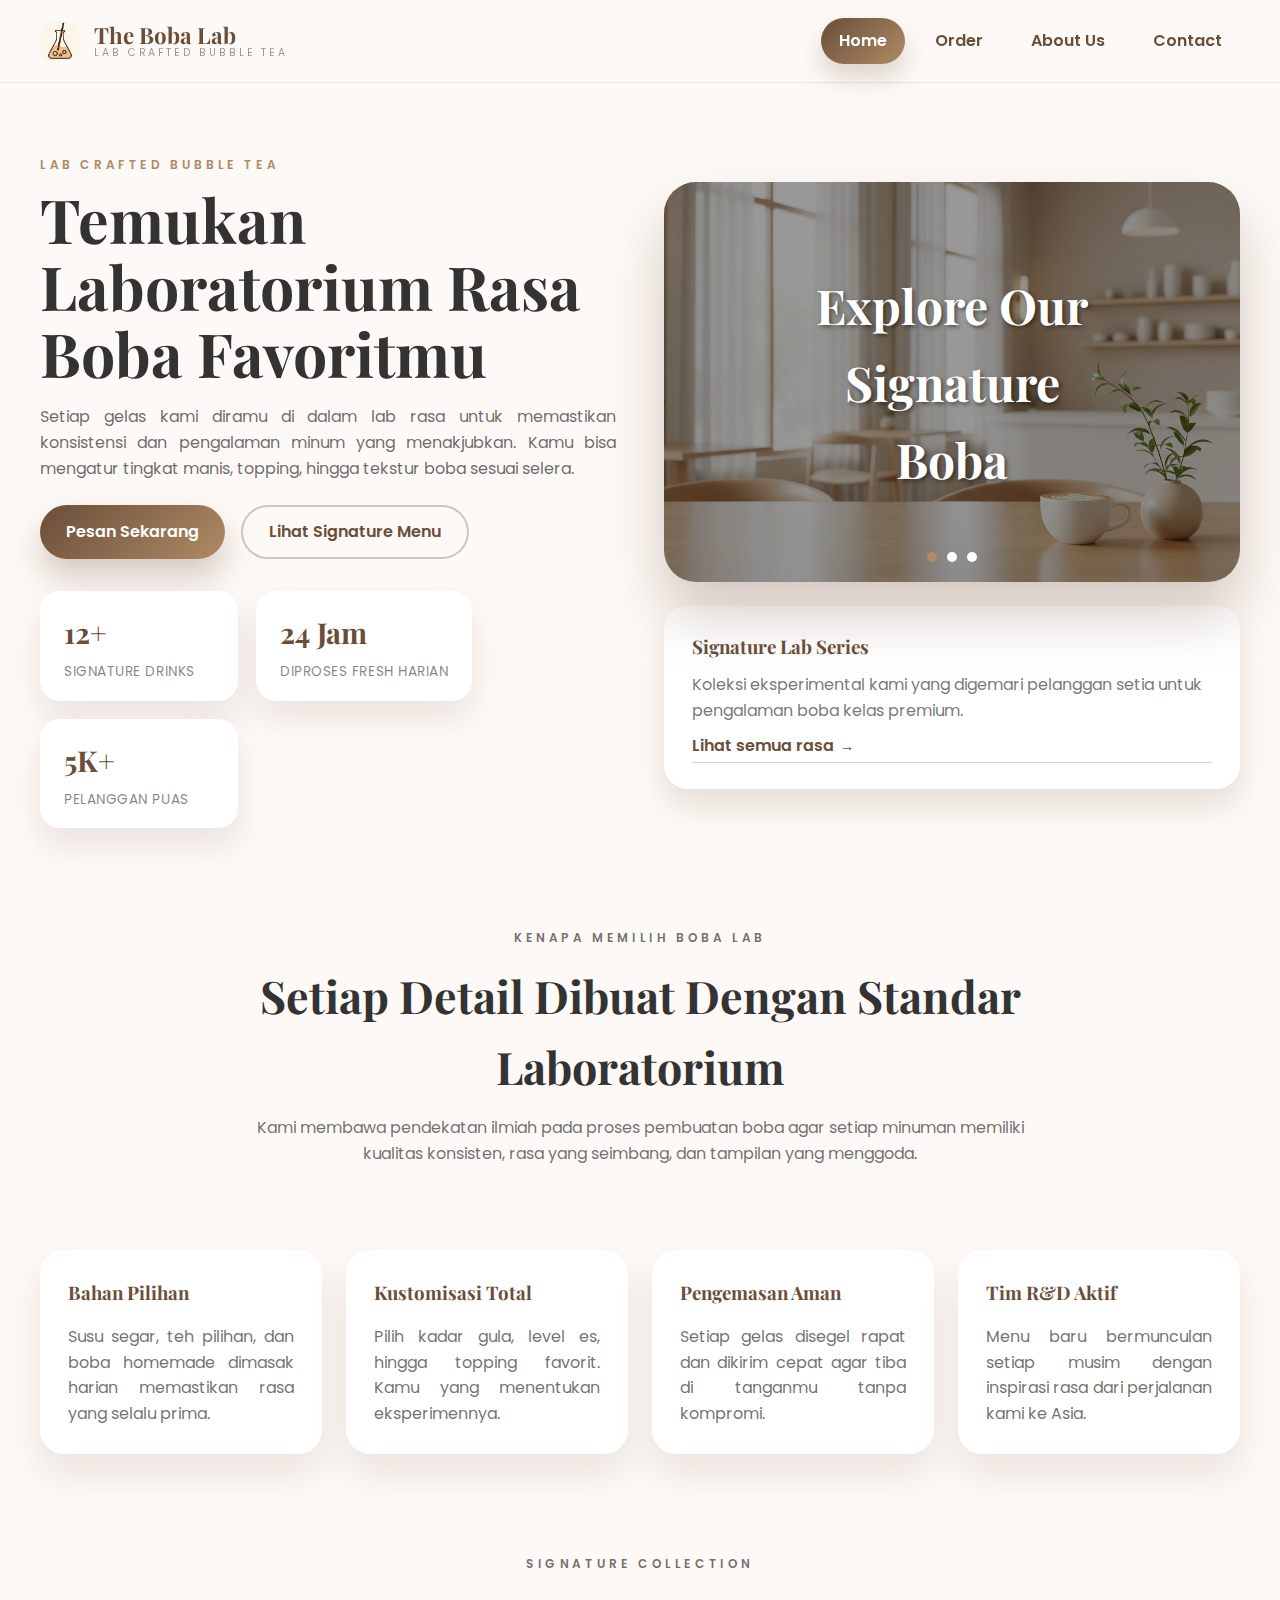
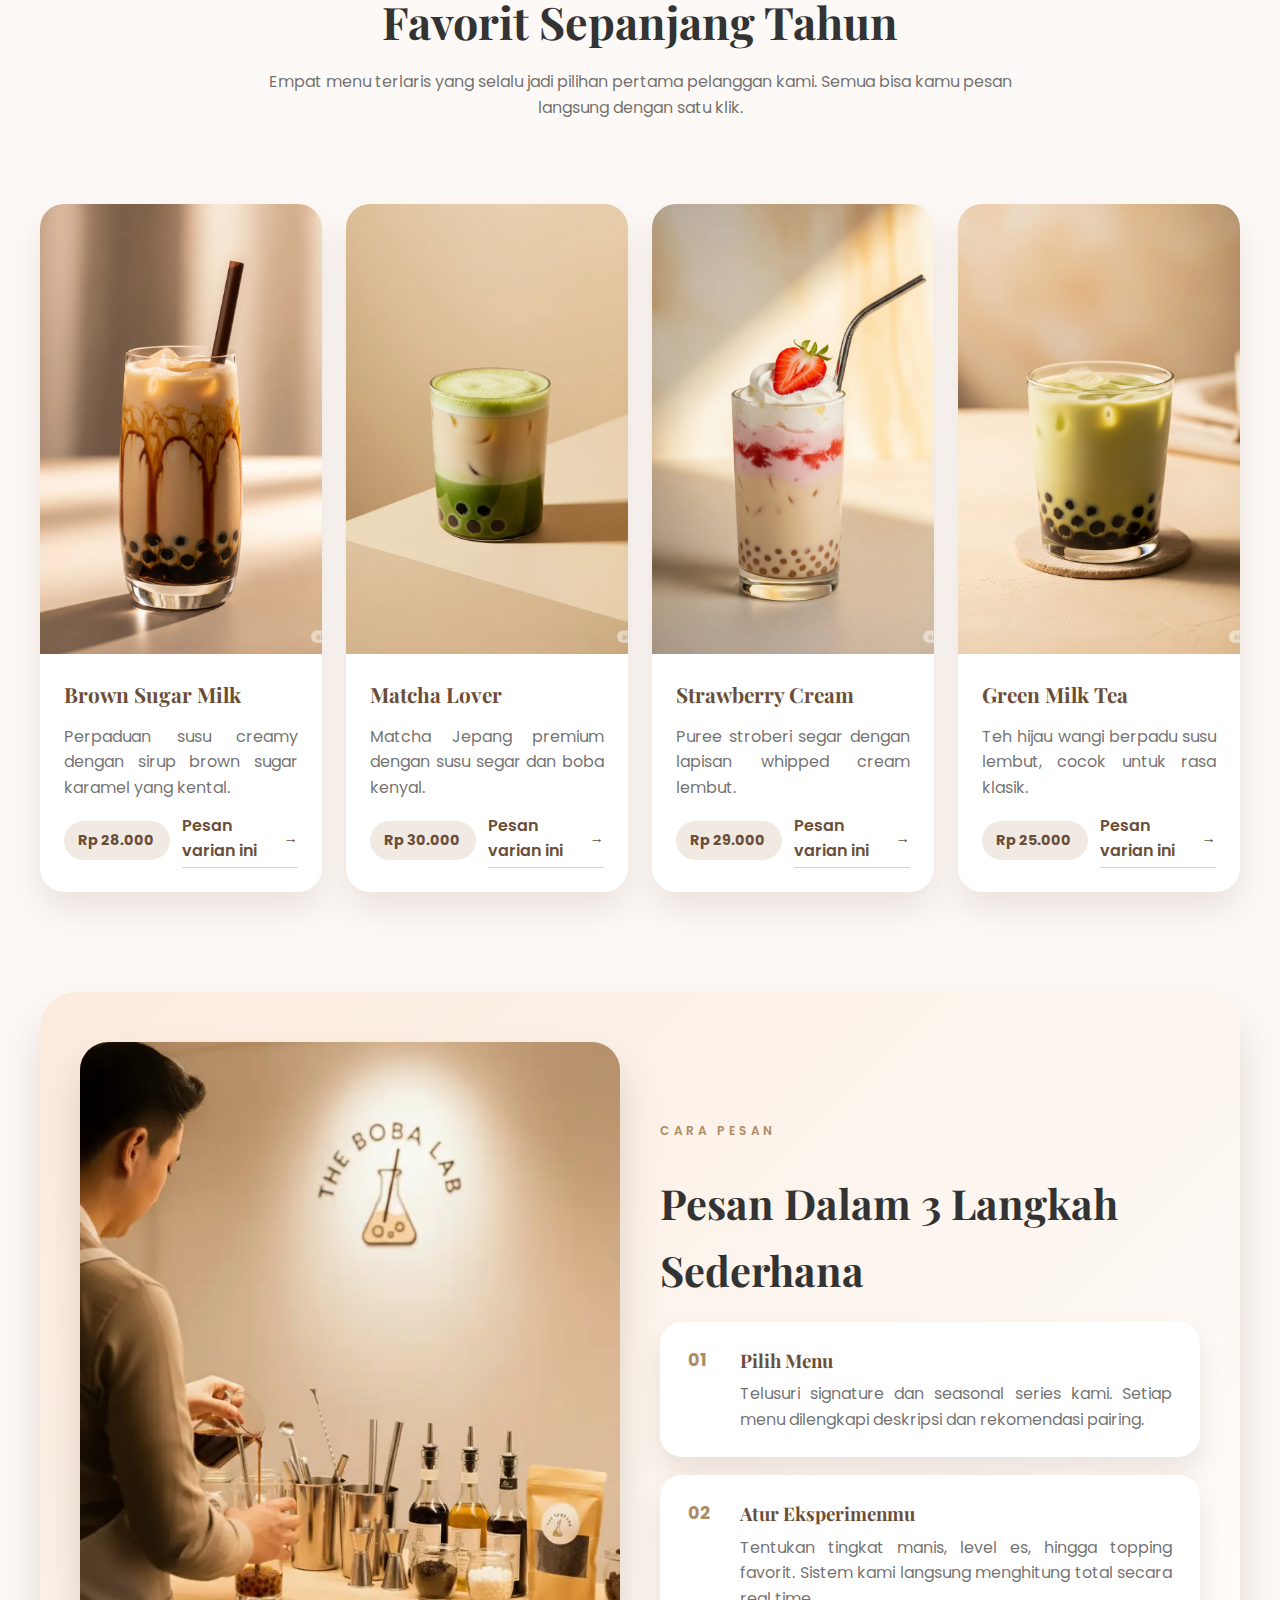
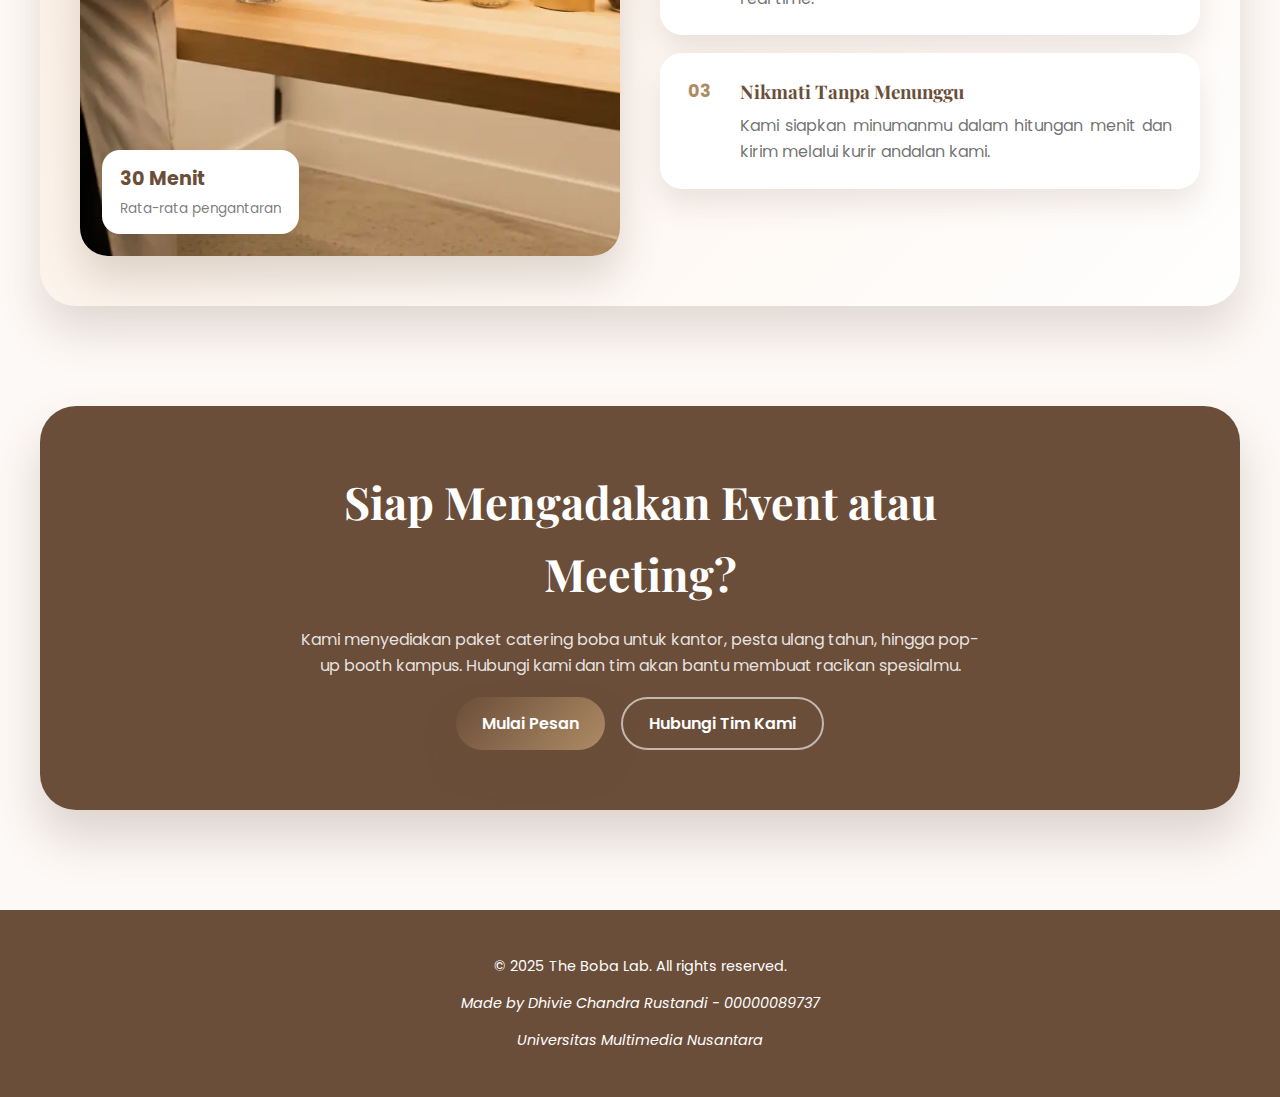
<file: index.html>
<!DOCTYPE html>
<html lang="id">
<meta property="og:title" content="The Boba Lab" />
<meta property="og:description" content="Di Boba Lab, setiap tegukan adalah sebuah eksperimen yang sempurna. Temukan kebahagiaan dalam setiap boba pearl kami." />
<meta property="og:image" content="https://i.imgur.com/mO5MYnv.png" />
<meta property="og:image:secure_url" content="https://i.imgur.com/mO5MYnv.png" />
<meta property="og:image:type" content="image/png" />
<meta property="og:image:width" content="1200" />
<meta property="og:image:height" content="630" />
<meta property="og:url" content="https://thebobalab.store/" />
<meta property="og:type" content="website" />
<meta property="og:site_name" content="The Boba Lab" />
<meta name="twitter:card" content="summary_large_image" />
<meta name="twitter:title" content="The Boba Lab" />
<meta name="twitter:description" content="Di Boba Lab, setiap tegukan adalah sebuah eksperimen yang sempurna. Temukan kebahagiaan dalam setiap boba pearl kami." />
<meta name="twitter:image" content="https://i.imgur.com/mO5MYnv.png" />
<meta name="theme-color" content="#6A4E39" />
<meta name="author" content="The Boba Lab Team" />

<head>
    <meta charset="UTF-8">
    <meta name="viewport" content="width=device-width, initial-scale=1.0">
    <title>The Boba Lab</title>
    <link rel="stylesheet" href="style.css">
    <link rel="preconnect" href="https://fonts.googleapis.com">
    <link rel="preconnect" href="https://fonts.gstatic.com" crossorigin>
    <link href="https://fonts.googleapis.com/css2?family=Poppins:wght@400;600&family=Playfair+Display:wght@700&display=swap" rel="stylesheet">
    <link rel="icon" type="image/x-icon" href="Images/Icon.ico">
</head>

<!-- Google tag (gtag.js) -->
<script async src="https://www.googletagmanager.com/gtag/js?id=G-KFVXYQESC0"></script>
<script>
  window.dataLayer = window.dataLayer || [];
  function gtag(){dataLayer.push(arguments);}
  gtag('js', new Date());

  gtag('config', 'G-KFVXYQESC0');
</script>

<body class="home-page">
    <div id="loading-screen" role="status" aria-live="polite">
        <div class="loading-content">
            <div class="loading-logo" aria-hidden="true">
                <img src="Images/LogoText.webp" alt="" loading="eager">
                <span>The Boba Lab</span>
            </div>
            <div class="loading-animation" aria-hidden="true">
                <span class="bubble"></span>
                <span class="bubble"></span>
                <span class="bubble"></span>
            </div>
            <div class="loading-bar" role="presentation">
                <span class="loading-bar-fill"></span>
            </div>
            <p class="loading-text"><span class="loading-status">0%</span> Sedang menyiapkan pengalaman terbaikmu...</p>
        </div>
    </div>
    <noscript>
        <style>
            #loading-screen { display: none !important; }
        </style>
    </noscript>

    <header class="site-header">
        <div class="header-inner">
            <a href="index.html" class="brand" aria-label="Beranda The Boba Lab">
                <img src="Images/Logo.webp" alt="Logo The Boba Lab" class="brand-logo">
                <span class="brand-text">
                    <span class="brand-name">The Boba Lab</span>
                    <span class="brand-tagline">Lab Crafted Bubble Tea</span>
                </span>
            </a>
            <nav class="main-nav" id="primary-navigation" aria-label="Navigasi utama">
                <ul class="nav-list">
                    <li><a href="index.html">Home</a></li>
                    <li><a href="order.html">Order</a></li>
                    <li><a href="about.html">About Us</a></li>
                    <li><a href="contact.html">Contact</a></li>
                </ul>
            </nav>
            <button class="nav-toggle" type="button" aria-expanded="false" aria-controls="primary-navigation">
                <span class="sr-only">Buka navigasi</span>
                <span class="nav-toggle-line"></span>
                <span class="nav-toggle-line"></span>
                <span class="nav-toggle-line"></span>
            </button>
        </div>
    </header>

    <main class="home-main">
        <section class="hero-section">
            <div class="hero-content" data-animate>
                <p class="eyebrow">Lab Crafted Bubble Tea</p>
                <h1>Temukan Laboratorium Rasa Boba Favoritmu</h1>
                <p class="hero-copy">Setiap gelas kami diramu di dalam lab rasa untuk memastikan konsistensi dan pengalaman minum yang menakjubkan. Kamu bisa mengatur tingkat manis, topping, hingga tekstur boba sesuai selera.</p>
                <div class="hero-actions">
                    <a class="btn primary" href="order.html">Pesan Sekarang</a>
                    <a class="btn ghost" href="#menu-preview">Lihat Signature Menu</a>
                </div>
                <div class="hero-stats">
                    <div class="stat">
                        <strong>12+</strong>
                        <span>Signature drinks</span>
                    </div>
                    <div class="stat">
                        <strong>24 Jam</strong>
                        <span>Diproses fresh harian</span>
                    </div>
                    <div class="stat">
                        <strong>5K+</strong>
                        <span>Pelanggan puas</span>
                    </div>
                </div>
            </div>
            <div class="hero-visual" data-animate>
                <div class="hero-slider-shell">
                    <section class="hero-slider">
                        <div class="slides">
                            <div class="slide active">
                                <div class="overlay"></div>
                                <img src="Images/Banner1.webp" alt="Gambar boba teh susu dengan boba pearls">
                            </div>
                            <div class="slide">
                                <div class="overlay"></div>
                                <img src="Images/Banner2.webp" alt="Gambar tangan sedang menuang boba ke dalam cangkir">
                            </div>
                            <div class="slide">
                                <div class="overlay"></div>
                                <img src="Images/Banner3.webp" alt="Gambar teh susu boba dengan gelembung-gelembung di atasnya">
                            </div>
                        </div>
                        <div class="slide-text active"><h2>Explore Our <br> Signature Boba</h2></div>
                        <div class="slide-text"><h2>Freshly Made, <br> Just For You</h2></div>
                        <div class="slide-text"><h2>The Perfect Blend <br> Every Single Time</h2></div>

                        <div class="dots-container">
                            <span class="dot active"></span>
                            <span class="dot"></span>
                            <span class="dot"></span>
                        </div>
                    </section>
                </div>
                <div class="hero-highlight">
                    <h3>Signature Lab Series</h3>
                    <p>Koleksi eksperimental kami yang digemari pelanggan setia untuk pengalaman boba kelas premium.</p>
                    <a class="text-link" href="order.html">Lihat semua rasa</a>
                </div>
            </div>
        </section>

        <section class="brand-pillars">
            <div class="section-header" data-animate>
                <p class="eyebrow">Kenapa Memilih Boba Lab</p>
                <h2>Setiap Detail Dibuat Dengan Standar Laboratorium</h2>
                <p>Kami membawa pendekatan ilmiah pada proses pembuatan boba agar setiap minuman memiliki kualitas konsisten, rasa yang seimbang, dan tampilan yang menggoda.</p>
            </div>
            <div class="pillars-grid">
                <article class="pillar-card" data-animate style="--delay: .05s;">
                    <h3>Bahan Pilihan</h3>
                    <p>Susu segar, teh pilihan, dan boba homemade dimasak harian memastikan rasa yang selalu prima.</p>
                </article>
                <article class="pillar-card" data-animate style="--delay: .1s;">
                    <h3>Kustomisasi Total</h3>
                    <p>Pilih kadar gula, level es, hingga topping favorit. Kamu yang menentukan eksperimennya.</p>
                </article>
                <article class="pillar-card" data-animate style="--delay: .15s;">
                    <h3>Pengemasan Aman</h3>
                    <p>Setiap gelas disegel rapat dan dikirim cepat agar tiba di tanganmu tanpa kompromi.</p>
                </article>
                <article class="pillar-card" data-animate style="--delay: .2s;">
                    <h3>Tim R&D Aktif</h3>
                    <p>Menu baru bermunculan setiap musim dengan inspirasi rasa dari perjalanan kami ke Asia.</p>
                </article>
            </div>
        </section>

        <section class="signature-preview" id="menu-preview">
            <div class="section-header" data-animate>
                <p class="eyebrow">Signature Collection</p>
                <h2>Favorit Sepanjang Tahun</h2>
                <p>Empat menu terlaris yang selalu jadi pilihan pertama pelanggan kami. Semua bisa kamu pesan langsung dengan satu klik.</p>
            </div>
            <div class="preview-grid">
                <article class="preview-card" data-animate style="--delay: .05s;">
                    <img src="Images/BrownSugar.webp" alt="Brown Sugar Milk" loading="lazy">
                    <div class="preview-card-body">
                        <h3>Brown Sugar Milk</h3>
                        <p>Perpaduan susu creamy dengan sirup brown sugar karamel yang kental.</p>
                        <div class="preview-meta">
                            <span class="price-tag">Rp 28.000</span>
                            <a class="text-link" href="order.html">Pesan varian ini</a>
                        </div>
                    </div>
                </article>
                <article class="preview-card" data-animate style="--delay: .1s;">
                    <img src="Images/Matcha.webp" alt="Matcha Lover" loading="lazy">
                    <div class="preview-card-body">
                        <h3>Matcha Lover</h3>
                        <p>Matcha Jepang premium dengan susu segar dan boba kenyal.</p>
                        <div class="preview-meta">
                            <span class="price-tag">Rp 30.000</span>
                            <a class="text-link" href="order.html">Pesan varian ini</a>
                        </div>
                    </div>
                </article>
                <article class="preview-card" data-animate style="--delay: .15s;">
                    <img src="Images/Strawberry.webp" alt="Strawberry Cream" loading="lazy">
                    <div class="preview-card-body">
                        <h3>Strawberry Cream</h3>
                        <p>Puree stroberi segar dengan lapisan whipped cream lembut.</p>
                        <div class="preview-meta">
                            <span class="price-tag">Rp 29.000</span>
                            <a class="text-link" href="order.html">Pesan varian ini</a>
                        </div>
                    </div>
                </article>
                <article class="preview-card" data-animate style="--delay: .2s;">
                    <img src="Images/GreenMilk.webp" alt="Green Milk Tea" loading="lazy">
                    <div class="preview-card-body">
                        <h3>Green Milk Tea</h3>
                        <p>Teh hijau wangi berpadu susu lembut, cocok untuk rasa klasik.</p>
                        <div class="preview-meta">
                            <span class="price-tag">Rp 25.000</span>
                            <a class="text-link" href="order.html">Pesan varian ini</a>
                        </div>
                    </div>
                </article>
            </div>
        </section>

        <section class="experience-section">
            <div class="experience-layout">
                <div class="experience-visual" data-animate>
                    <img id="easterEgg" src="Images/AboutUs.webp" alt="Barista The Boba Lab sedang meracik minuman" loading="lazy">
                    <div class="experience-badge">
                        <strong>30 Menit</strong>
                        <span>Rata-rata pengantaran</span>
                    </div>
                </div>
                <div class="experience-steps" data-animate>
                    <p class="eyebrow">Cara Pesan</p>
                    <h2 id="stepsTitle">Pesan Dalam 3 Langkah Sederhana</h2>
                    <ol class="step-list">
                        <li>
                            <h3 id="step1Title">Pilih Menu</h3>
                            <p id="step1Text">Telusuri signature dan seasonal series kami. Setiap menu dilengkapi deskripsi dan rekomendasi pairing.</p>
                        </li>
                        <li>
                            <h3 id="step2Title">Atur Eksperimenmu</h3>
                            <p id="step2Text">Tentukan tingkat manis, level es, hingga topping favorit. Sistem kami langsung menghitung total secara real time.</p>
                        </li>
                        <li>
                            <h3 id="step3Title">Nikmati Tanpa Menunggu</h3>
                            <p id="step3Text">Kami siapkan minumanmu dalam hitungan menit dan kirim melalui kurir andalan kami.</p>
                        </li>
                    </ol>
                </div>
                <div id="easterOverlay" class="easteregg-overlay" aria-hidden="true">
                    <div class="easteregg-symbol">!</div>
                </div>
            </div>
        </section>

        <section class="cta-banner">
            <div class="cta-content" data-animate>
                <h2>Siap Mengadakan Event atau Meeting?</h2>
                <p>Kami menyediakan paket catering boba untuk kantor, pesta ulang tahun, hingga pop-up booth kampus. Hubungi kami dan tim akan bantu membuat racikan spesialmu.</p>
                <div class="cta-actions">
                    <a class="btn primary" href="order.html">Mulai Pesan</a>
                    <a class="btn ghost" href="contact.html">Hubungi Tim Kami</a>
                </div>
            </div>
        </section>
    </main>

    <footer>
        <p>&copy; 2025 The Boba Lab. All rights reserved.</p>
        <p><i>Made by Dhivie Chandra Rustandi - 00000089737</i></p>
        <p><i>Universitas Multimedia Nusantara</i></p>
    </footer>

    <script src="script.js"></script>
</body>
</html>
</file>
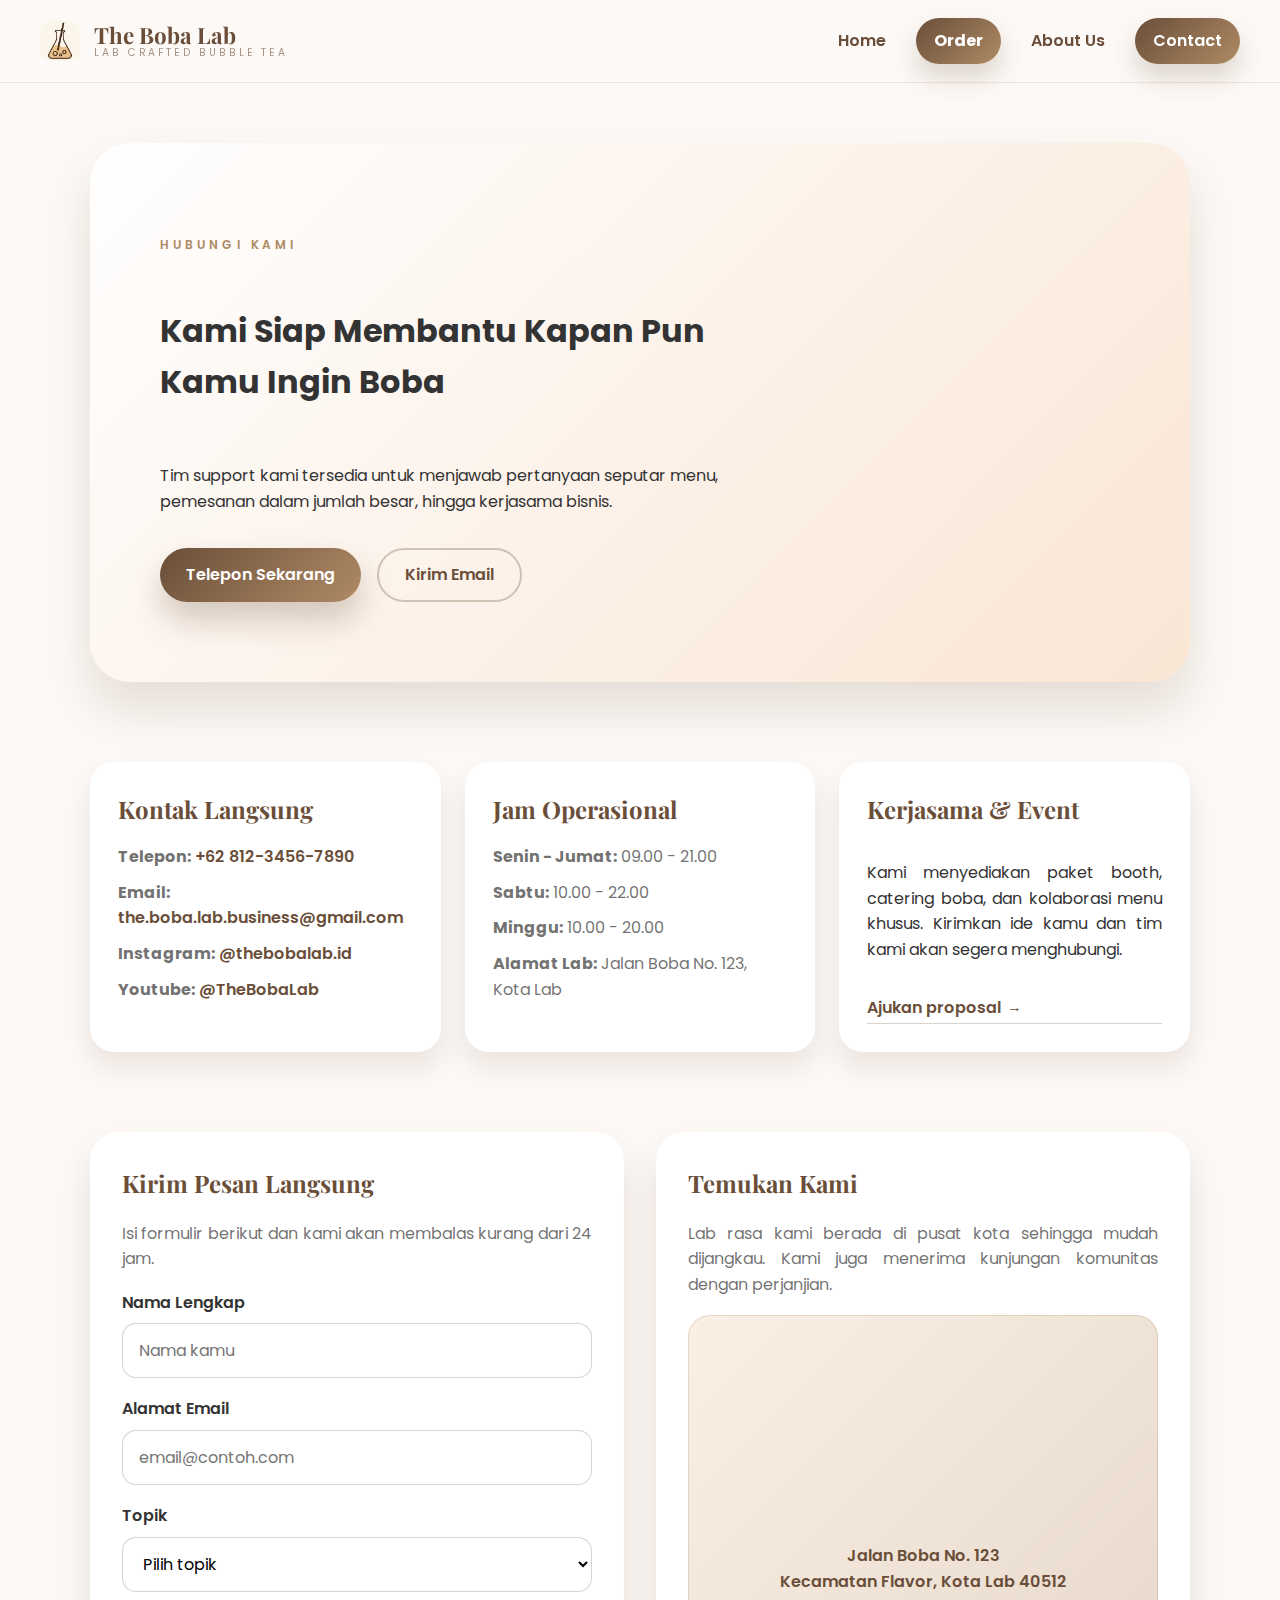
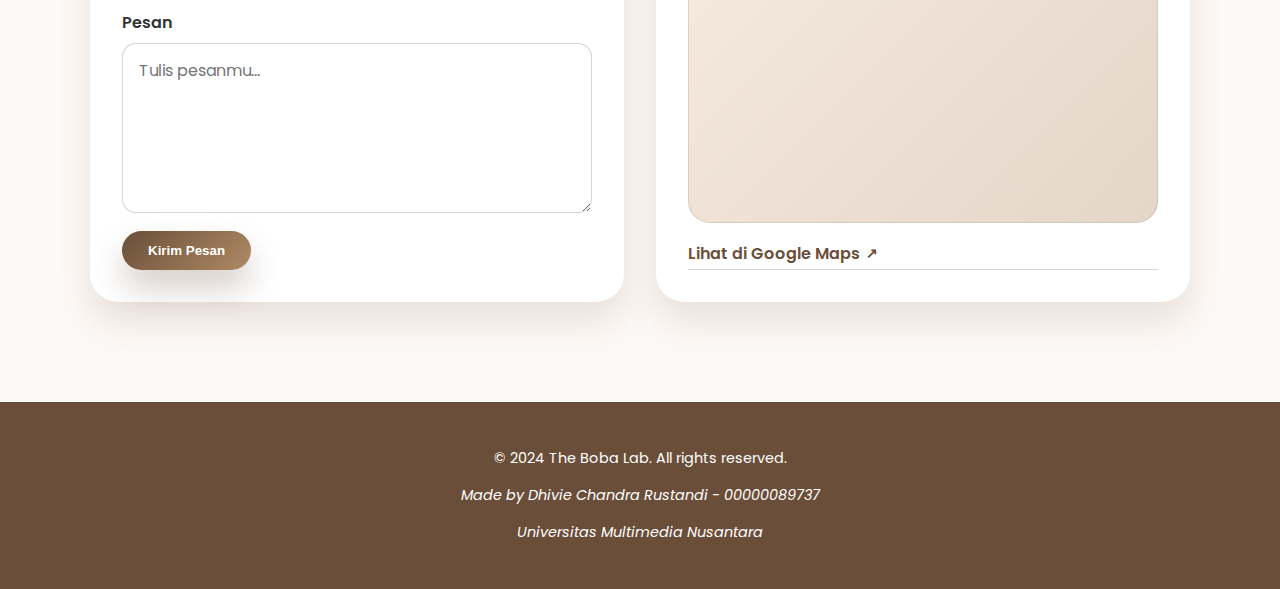
<file: contact.html>
<!DOCTYPE html>
<html lang="id">
<meta property="og:title" content="The Boba Lab" />
<meta property="og:description" content="Di Boba Lab, setiap tegukan adalah sebuah eksperimen yang sempurna. Temukan kebahagiaan dalam setiap boba pearl kami." />
<meta property="og:image" content="https://i.imgur.com/eKyJ5oZ.png" />
<meta property="og:image:secure_url" content="https://i.imgur.com/eKyJ5oZ.png" />
<meta property="og:image:type" content="image/png" />
<meta property="og:image:width" content="1200" />
<meta property="og:image:height" content="630" />
<meta property="og:url" content="https://thebobalab.store/" />
<meta property="og:type" content="website" />
<meta property="og:site_name" content="The Boba Lab" />
<meta name="twitter:card" content="summary_large_image" />
<meta name="twitter:title" content="The Boba Lab" />
<meta name="twitter:description" content="Di Boba Lab, setiap tegukan adalah sebuah eksperimen yang sempurna. Temukan kebahagiaan dalam setiap boba pearl kami." />
<meta name="twitter:image" content="https://i.imgur.com/eKyJ5oZ.png" />
<meta name="theme-color" content="#6A4E39" />
<meta name="author" content="The Boba Lab Team" />
<meta name="keywords" content="boba, bubble tea, milk tea, the boba lab, minuman kekinian" />

<head>
    <meta charset="UTF-8">
    <meta name="viewport" content="width=device-width, initial-scale=1.0">
    <title>Contact - The Boba Lab</title>
    <link rel="stylesheet" href="style.css">
    <link rel="preconnect" href="https://fonts.googleapis.com">
    <link rel="preconnect" href="https://fonts.gstatic.com" crossorigin>
    <link href="https://fonts.googleapis.com/css2?family=Poppins:wght@400;600&family=Playfair+Display:wght@700&display=swap" rel="stylesheet">
    <link rel="icon" type="image/x-icon" href="Images/Icon.ico">
</head>

<!-- Google tag (gtag.js) -->
<script async src="https://www.googletagmanager.com/gtag/js?id=G-KFVXYQESC0"></script>
<script>
  window.dataLayer = window.dataLayer || [];
  function gtag(){dataLayer.push(arguments);}
  gtag('js', new Date());

  gtag('config', 'G-KFVXYQESC0');
</script>

<body class="contact-page">

    <header class="site-header">
        <div class="header-inner">
            <a href="index.html" class="brand" aria-label="Beranda The Boba Lab">
                <img src="Images/Logo.webp" alt="Logo The Boba Lab" class="brand-logo">
                <span class="brand-text">
                    <span class="brand-name">The Boba Lab</span>
                    <span class="brand-tagline">Lab Crafted Bubble Tea</span>
                </span>
            </a>
            <nav class="main-nav" id="primary-navigation" aria-label="Navigasi utama">
                <ul class="nav-list">
                    <li><a href="index.html">Home</a></li>
                    <li><a href="order.html" class="nav-emphasis">Order</a></li>
                    <li><a href="about.html">About Us</a></li>
                    <li><a href="contact.html">Contact</a></li>
                </ul>
            </nav>
            <button class="nav-toggle" type="button" aria-expanded="false" aria-controls="primary-navigation">
                <span class="sr-only">Buka navigasi</span>
                <span class="nav-toggle-line"></span>
                <span class="nav-toggle-line"></span>
                <span class="nav-toggle-line"></span>
            </button>
        </div>
    </header>

    <main class="contact-main">
        <section class="contact-hero">
            <div class="contact-hero-content" data-animate>
                <p class="eyebrow">Hubungi Kami</p>
                <h1>Kami Siap Membantu Kapan Pun Kamu Ingin Boba</h1>
                <p>Tim support kami tersedia untuk menjawab pertanyaan seputar menu, pemesanan dalam jumlah besar, hingga kerjasama bisnis.</p>
                <div class="hero-actions">
                    <a class="btn primary" href="tel:+6281234567890">Telepon Sekarang</a>
                    <a class="btn ghost" href="mailto:the.boba.lab.business@gmail.com">Kirim Email</a>
                </div>
            </div>
        </section>

        <section class="contact-info-grid">
            <article class="info-card" data-animate style="--delay: .05s;">
                <h2>Kontak Langsung</h2>
                <ul>
                    <li><strong>Telepon:</strong> <a href="tel:+6281234567890">+62 812-3456-7890</a></li>
                    <li><strong>Email:</strong> <a href="mailto:the.boba.lab.business@gmail.com">the.boba.lab.business@gmail.com</a></li>
                    <li><strong>Instagram:</strong> <a href="https://www.instagram.com/thebobalab.id/" target="_blank" rel="noopener">@thebobalab.id</a></li>
                    <li><strong>Youtube:</strong> <a href="https://www.youtube.com/channel/UC27TlRzDH-UD4I5ZlO7eDdw" target="_blank" rel="noopener">@TheBobaLab</a></li>
                </ul>
            </article>
            <article class="info-card" data-animate style="--delay: .1s;">
                <h2>Jam Operasional</h2>
                <ul>
                    <li><strong>Senin - Jumat:</strong> 09.00 - 21.00</li>
                    <li><strong>Sabtu:</strong> 10.00 - 22.00</li>
                    <li><strong>Minggu:</strong> 10.00 - 20.00</li>
                    <li><strong>Alamat Lab:</strong> Jalan Boba No. 123, Kota Lab</li>
                </ul>
            </article>
            <article class="info-card" data-animate style="--delay: .15s;">
                <h2>Kerjasama & Event</h2>
                <p>Kami menyediakan paket booth, catering boba, dan kolaborasi menu khusus. Kirimkan ide kamu dan tim kami akan segera menghubungi.</p>
                <a class="text-link" href="mailto:the.boba.lab.business@gmail.com?subject=Kolaborasi%20Boba%20Lab">Ajukan proposal</a>
            </article>
        </section>

        <section class="contact-form-section">
            <div class="form-card" data-animate>
                <h2>Kirim Pesan Langsung</h2>
                <p>Isi formulir berikut dan kami akan membalas kurang dari 24 jam.</p>
                <form action="#" method="post" class="contact-form">
                    <div class="form-row">
                        <label for="name">Nama Lengkap</label>
                        <input type="text" id="name" name="name" placeholder="Nama kamu" required>
                    </div>
                    <div class="form-row">
                        <label for="email">Alamat Email</label>
                        <input type="email" id="email" name="email" placeholder="email@contoh.com" required>
                    </div>
                    <div class="form-row">
                        <label for="topic">Topik</label>
                        <select id="topic" name="topic">
                            <option value="">Pilih topik</option>
                            <option value="order">Pemesanan</option>
                            <option value="event">Event & Catering</option>
                            <option value="collaboration">Kolaborasi</option>
                            <option value="other">Lainnya</option>
                        </select>
                    </div>
                    <div class="form-row">
                        <label for="message">Pesan</label>
                        <textarea id="message" name="message" rows="5" placeholder="Tulis pesanmu..." required></textarea>
                    </div>
                    <button type="submit" class="btn primary">Kirim Pesan</button>
                </form>
            </div>
            <div class="map-card" data-animate>
                <h2>Temukan Kami</h2>
                <p>Lab rasa kami berada di pusat kota sehingga mudah dijangkau. Kami juga menerima kunjungan komunitas dengan perjanjian.</p>
                <div class="map-placeholder">
                    <span>Jalan Boba No. 123<br>Kecamatan Flavor, Kota Lab 40512</span>
                </div>
                <a class="text-link" href="https://maps.google.com" target="_blank" rel="noopener">Lihat di Google Maps</a>
            </div>
        </section>
    </main>

    <footer>
        <p>&copy; 2024 The Boba Lab. All rights reserved.</p>
        <p><i>Made by Dhivie Chandra Rustandi - 00000089737</i></p>
        <p><i>Universitas Multimedia Nusantara</i></p>
    </footer>

    <script src="script.js"></script>
</body>
</html>
</file>
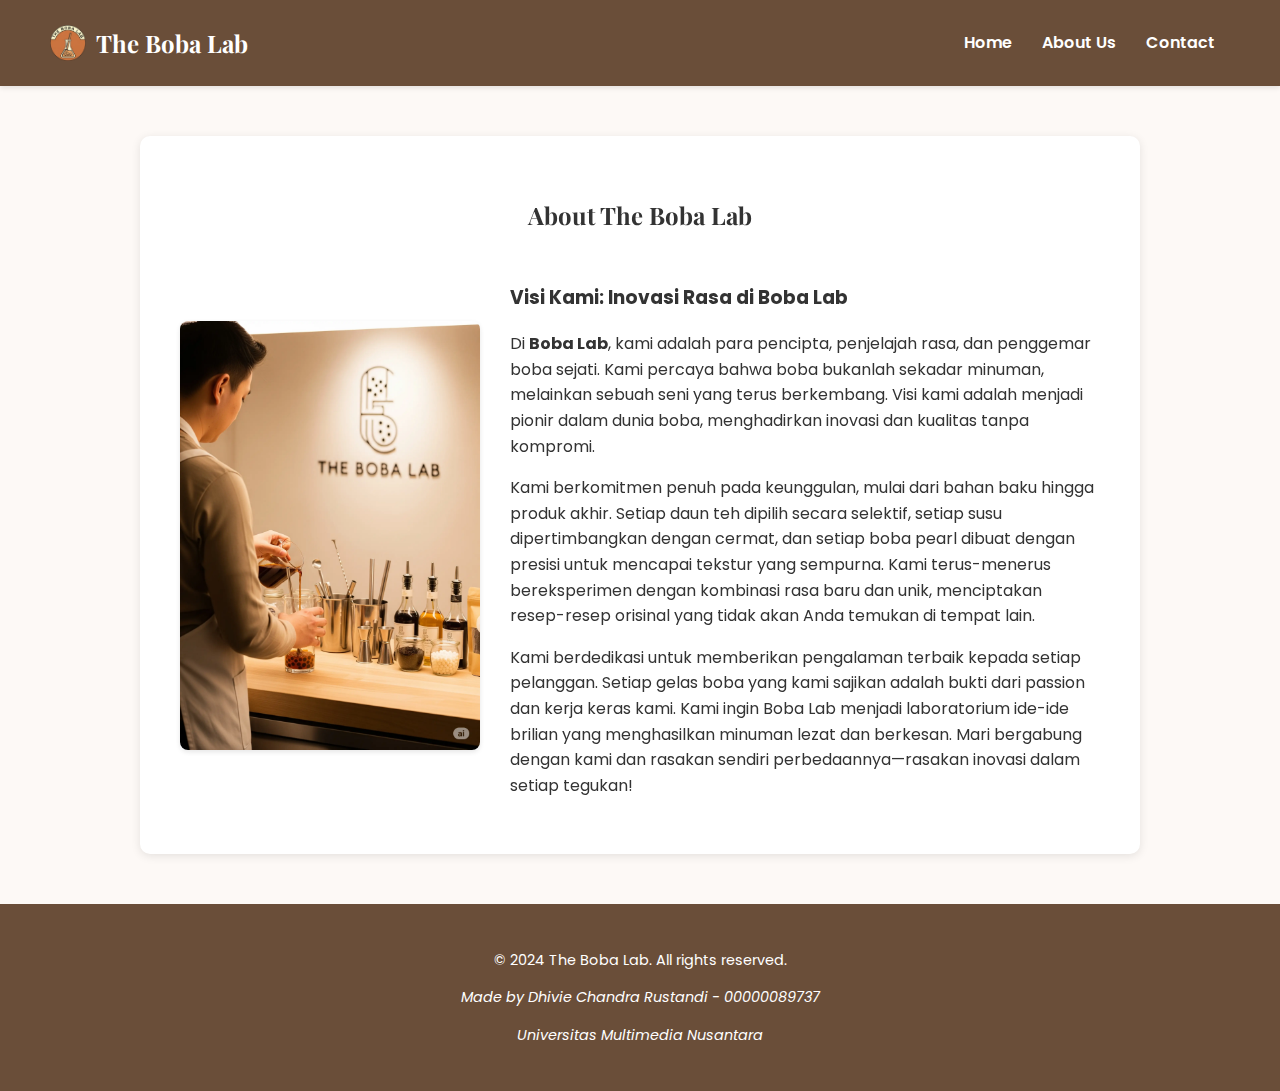
<file: about/about.html>
<!DOCTYPE html>
<html lang="id">
<meta property="og:title" content="The Boba Lab" />
<meta property="og:description" content="Di Boba Lab, setiap tegukan adalah sebuah eksperimen yang sempurna. Temukan kebahagiaan dalam setiap boba pearl kami." />
<meta property="og:image" content="https://i.imgur.com/eKyJ5oZ.png" />
<meta property="og:image:secure_url" content="https://i.imgur.com/eKyJ5oZ.png" />
<meta property="og:image:type" content="image/png" />
<meta property="og:image:width" content="1200" />
<meta property="og:image:height" content="630" />
<meta property="og:url" content="https://thebobalab.store/" />
<meta property="og:type" content="website" />
<meta property="og:site_name" content="The Boba Lab" />
<meta name="twitter:card" content="summary_large_image" />
<meta name="twitter:title" content="The Boba Lab" />
<meta name="twitter:description" content="Di Boba Lab, setiap tegukan adalah sebuah eksperimen yang sempurna. Temukan kebahagiaan dalam setiap boba pearl kami." />
<meta name="twitter:image" content="https://i.imgur.com/eKyJ5oZ.png" />
<meta name="theme-color" content="#6A4E39" />
<meta name="author" content="The Boba Lab Team" />
<meta name="keywords" content="boba, bubble tea, milk tea, the boba lab, minuman kekinian" />

<head>
    <meta charset="UTF-8">
    <meta name="viewport" content="width=device-width, initial-scale=1.0">
    <title>About Us - The Boba Lab</title>
    <link rel="stylesheet" href="../assets/css/style.css">
    <link rel="preconnect" href="https://fonts.googleapis.com">
    <link rel="preconnect" href="https://fonts.gstatic.com" crossorigin>
    <link href="https://fonts.googleapis.com/css2?family=Poppins:wght@400;600&family=Playfair+Display:wght@700&display=swap" rel="stylesheet">
    <link rel="icon" type="image/x-icon" href="../assets/Images/Icon.ico">
    <link rel="stylesheet" href="https://unpkg.com/aos@next/dist/aos.css" />
</head>
<body>

    <header>
        <div class="logo">
            <a href="../home/" class="logo-link">
                <img src="../assets/Images/Logo.webp" alt="Logo The Boba Lab">
                <span>The Boba Lab</span>
            </a>
        </div>
        <nav>
            <ul>
                <li><a href="../home/">Home</a></li>
                <li><a href=".">About Us</a></li>
                <li><a href="../contact/">Contact</a></li>
            </ul>
        </nav>
        <div class="hamburger">☰</div>
    </header>

    <main class="page-content">
        <section class="about-section">
            <h2 data-aos="fade-up">About The Boba Lab</h2>
            <div class="about-container">
                <div class="about-image" data-aos="fade-right">
                    <img src="../assets/Images/AboutUs.webp" alt="Tim The Boba Lab sedang menyiapkan minuman">
                </div>
                <div class="about-text" data-aos="fade-left">
                    <h3 data-aos="fade-left" data-aos-delay="200">Visi Kami: Inovasi Rasa di Boba Lab</h3>
                    <p data-aos="fade-left" data-aos-delay="300">Di <b>Boba Lab</b>, kami adalah para pencipta, penjelajah rasa, dan penggemar boba sejati. Kami percaya bahwa boba bukanlah sekadar minuman, melainkan sebuah seni yang terus berkembang. Visi kami adalah menjadi pionir dalam dunia boba, menghadirkan inovasi dan kualitas tanpa kompromi.</p>
                    <p data-aos="fade-left" data-aos-delay="400">Kami berkomitmen penuh pada keunggulan, mulai dari bahan baku hingga produk akhir. Setiap daun teh dipilih secara selektif, setiap susu dipertimbangkan dengan cermat, dan setiap boba pearl dibuat dengan presisi untuk mencapai tekstur yang sempurna. Kami terus-menerus bereksperimen dengan kombinasi rasa baru dan unik, menciptakan resep-resep orisinal yang tidak akan Anda temukan di tempat lain.</p>
                    <p data-aos="fade-left" data-aos-delay="500">Kami berdedikasi untuk memberikan pengalaman terbaik kepada setiap pelanggan. Setiap gelas boba yang kami sajikan adalah bukti dari passion dan kerja keras kami. Kami ingin Boba Lab menjadi laboratorium ide-ide brilian yang menghasilkan minuman lezat dan berkesan. Mari bergabung dengan kami dan rasakan sendiri perbedaannya—rasakan inovasi dalam setiap tegukan!</p>
                </div>
            </div>
        </section>
    </main>

    <footer>
        <p>&copy; 2024 The Boba Lab. All rights reserved.</p>
        <p><i>Made by Dhivie Chandra Rustandi - 00000089737</i></p>
        <p><i>Universitas Multimedia Nusantara</i></p>
    </footer>

    <script src="https://unpkg.com/aos@next/dist/aos.js"></script>
    <script>
        AOS.init();
    </script>
    <script src="../assets/js/script.js"></script>
</body>
</html>
</file>
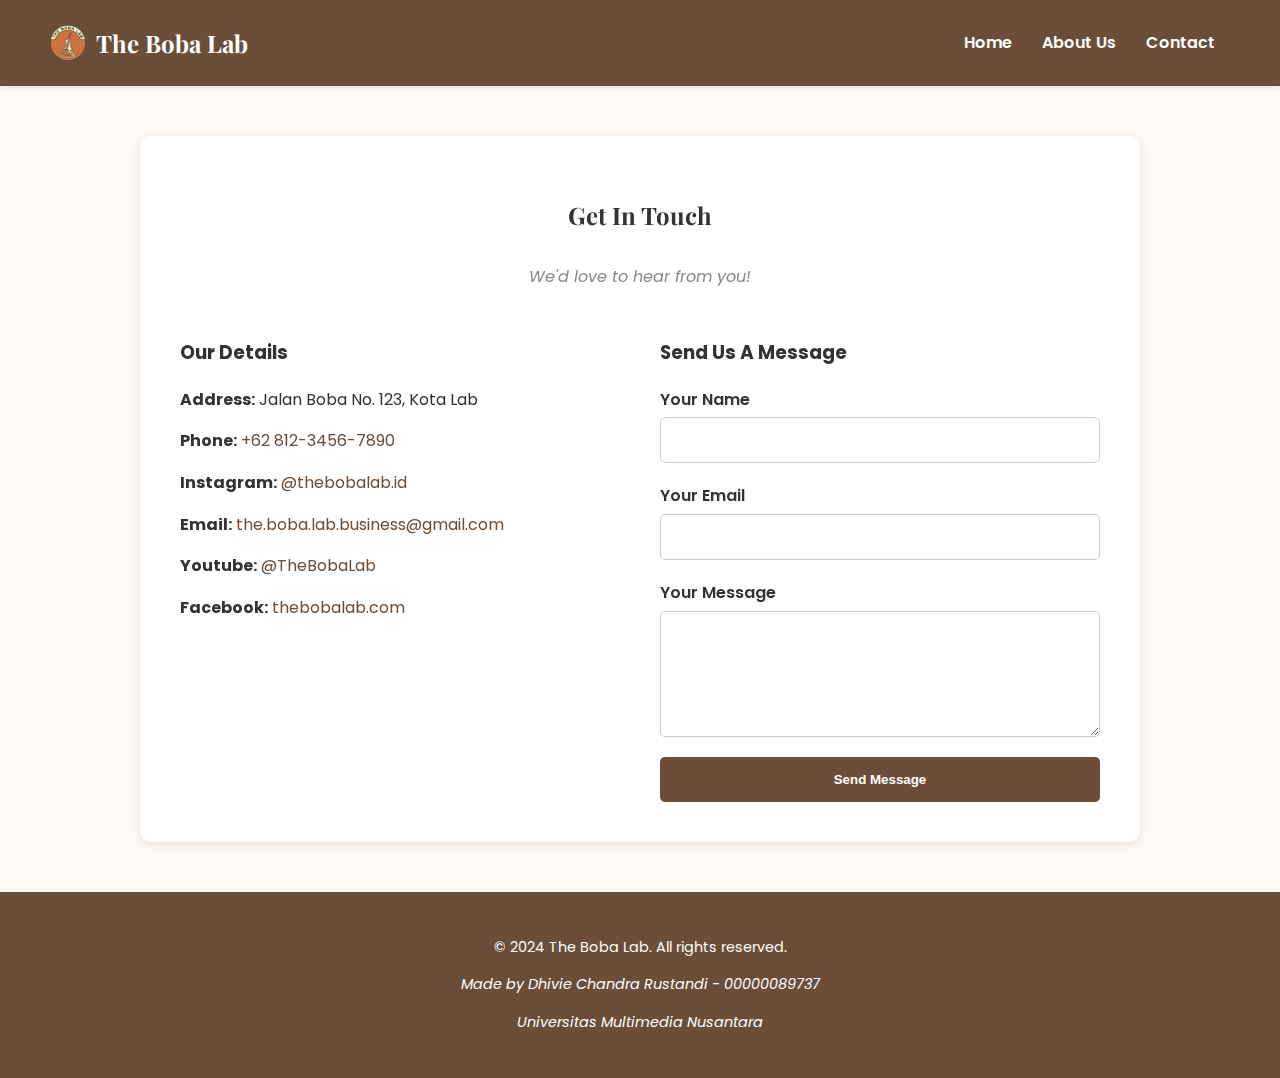
<file: contact/contact.html>
<!DOCTYPE html>
<html lang="id">
<meta property="og:title" content="The Boba Lab" />
<meta property="og:description" content="Di Boba Lab, setiap tegukan adalah sebuah eksperimen yang sempurna. Temukan kebahagiaan dalam setiap boba pearl kami." />
<meta property="og:image" content="https://i.imgur.com/eKyJ5oZ.png" />
<meta property="og:image:secure_url" content="https://i.imgur.com/eKyJ5oZ.png" />
<meta property="og:image:type" content="image/png" />
<meta property="og:image:width" content="1200" />
<meta property="og:image:height" content="630" />
<meta property="og:url" content="https://thebobalab.store/" />
<meta property="og:type" content="website" />
<meta property="og:site_name" content="The Boba Lab" />
<meta name="twitter:card" content="summary_large_image" />
<meta name="twitter:title" content="The Boba Lab" />
<meta name="twitter:description" content="Di Boba Lab, setiap tegukan adalah sebuah eksperimen yang sempurna. Temukan kebahagiaan dalam setiap boba pearl kami." />
<meta name="twitter:image" content="https://i.imgur.com/eKyJ5oZ.png" />
<meta name="theme-color" content="#6A4E39" />
<meta name="author" content="The Boba Lab Team" />
<meta name="keywords" content="boba, bubble tea, milk tea, the boba lab, minuman kekinian" />

<head>
    <meta charset="UTF-8">
    <meta name="viewport" content="width=device-width, initial-scale=1.0">
    <title>Contact - The Boba Lab</title>
    <link rel="stylesheet" href="../assets/css/style.css">
    <link rel="preconnect" href="https://fonts.googleapis.com">
    <link rel="preconnect" href="https://fonts.gstatic.com" crossorigin>
    <link href="https://fonts.googleapis.com/css2?family=Poppins:wght@400;600&family=Playfair+Display:wght@700&display=swap" rel="stylesheet">
    <link rel="icon" type="image/x-icon" href="../assets/Images/Icon.ico">
    <link rel="stylesheet" href="https://unpkg.com/aos@next/dist/aos.css" />
</head>
<body>

    <header>
        <div class="logo">
            <a href="../home/" class="logo-link">
                <img src="../assets/Images/Logo.webp" alt="Logo The Boba Lab">
                <span>The Boba Lab</span>
            </a>
        </div>
        <nav>
            <ul>
                <li><a href="../home/">Home</a></li>
                <li><a href="../about/">About Us</a></li>
                <li><a href=".">Contact</a></li>
            </ul>
        </nav>
        <div class="hamburger">☰</div>
    </header>

    <main class="page-content">
        <section class="contact-section">
            <h2 data-aos="fade-down">Get In Touch</h2>
            <p class="contact-slogan" data-aos="fade-down" data-aos-delay="100">We'd love to hear from you!</p>
            
            <div class="contact-info-form-container">
                <div class="contact-info" data-aos="fade-right">
                    <h3>Our Details</h3>
                        <p><strong>Address:</strong> Jalan Boba No. 123, Kota Lab</p>
                        <p><strong>Phone:</strong> <a href="tel:+6281234567890">+62 812-3456-7890</a></p>
                        <p><strong>Instagram:</strong> <a href="https://www.instagram.com/thebobalab.id/" target="_blank">@thebobalab.id</a></p>
                        <p><strong>Email:</strong> <a href="mailto:the.boba.lab.business@gmail.com">the.boba.lab.business@gmail.com</a></p>
                        <p><strong>Youtube:</strong> <a href="https://www.youtube.com/channel/UC27TlRzDH-UD4I5ZlO7eDdw" target="_blank">@TheBobaLab</a></p>
                        <p><strong>Facebook:</strong> <a href="https://www.facebook.com/your-page-name" target="_blank">thebobalab.com</a></p>
                </div>

                <div class="contact-form" data-aos="fade-left">
                    <h3>Send Us A Message</h3>
                    <form action="#" method="post">
                        <label for="name">Your Name</label>
                        <input type="text" id="name" name="name" required>

                        <label for="email">Your Email</label>
                        <input type="email" id="email" name="email" required>

                        <label for="message">Your Message</label>
                        <textarea id="message" name="message" rows="5" required></textarea>

                        <button type="submit">Send Message</button>
                    </form>
                </div>
            </div>
        </section>
    </main>

    <footer>
        <p>&copy; 2024 The Boba Lab. All rights reserved.</p>
        <p><i>Made by Dhivie Chandra Rustandi - 00000089737</i></p>
        <p><i>Universitas Multimedia Nusantara</i></p>
    </footer>

    <script src="https://unpkg.com/aos@next/dist/aos.js"></script>
    <script>
        AOS.init();
    </script>
    <script src="../assets/js/script.js"></script>
</body>
</html>
</file>
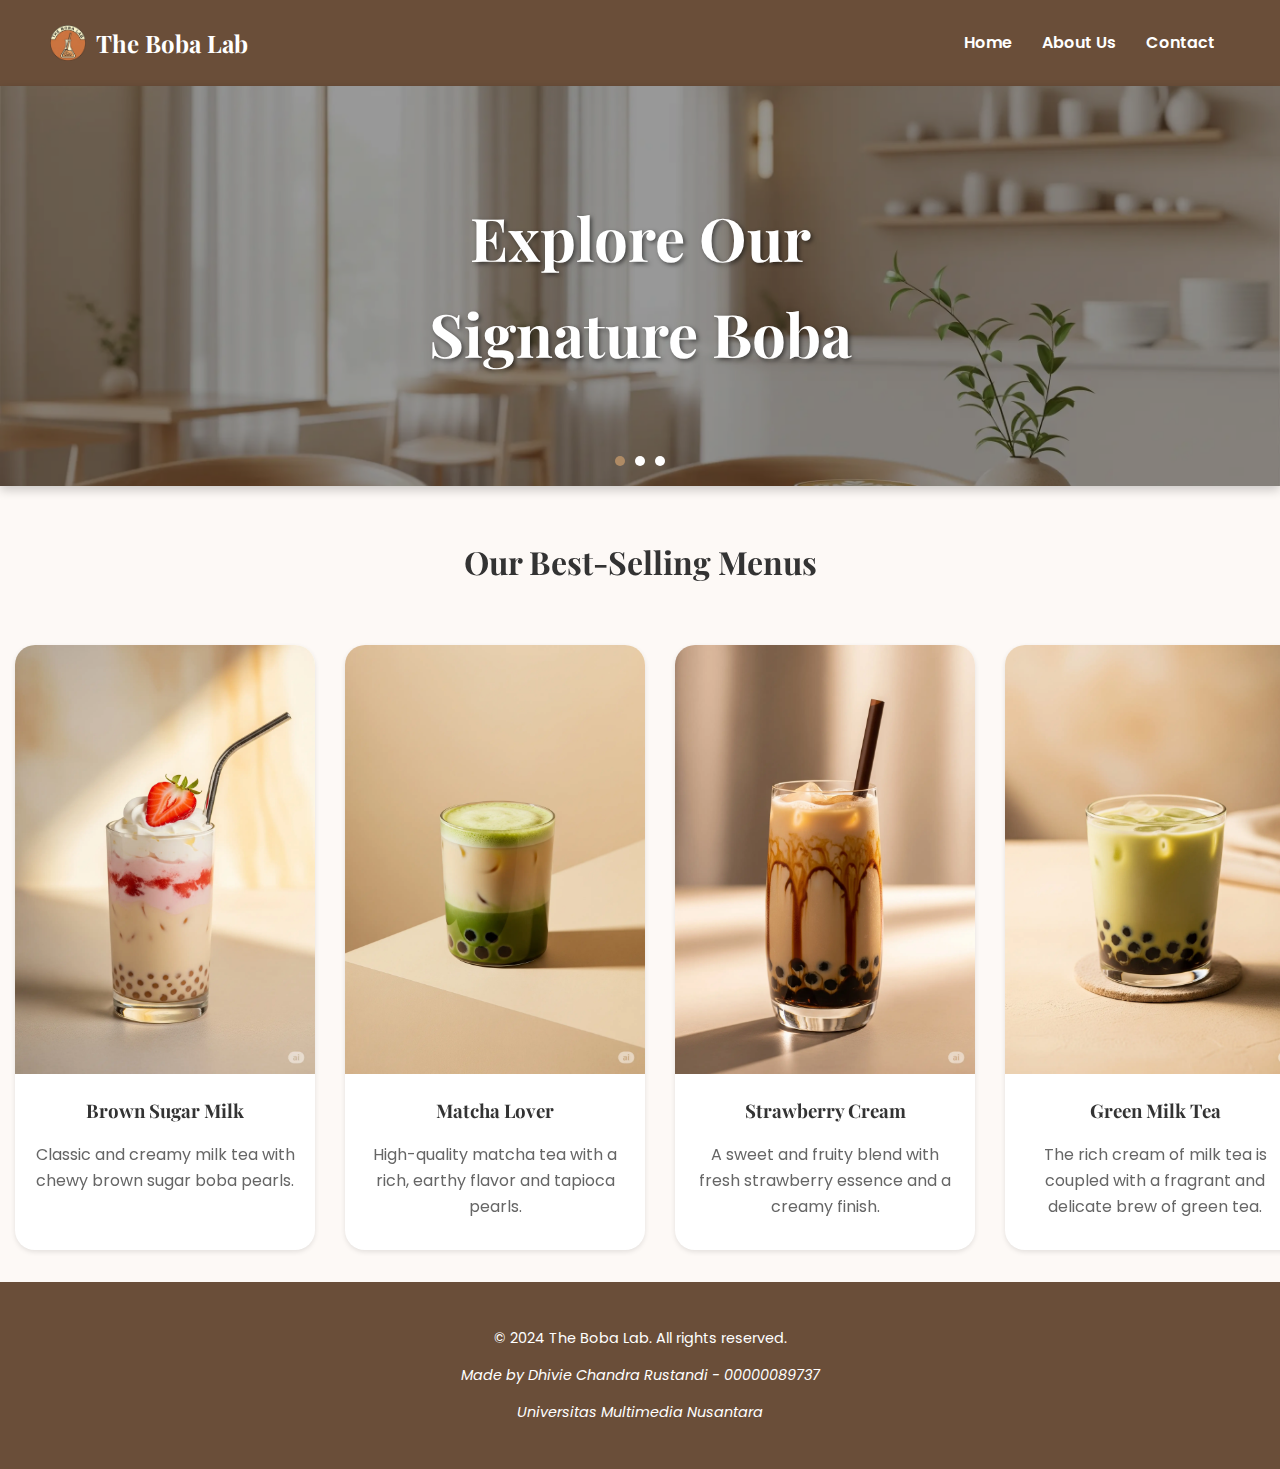
<file: home/home.html>
<!DOCTYPE html>
<html lang="id">
<meta property="og:title" content="The Boba Lab" />
<meta property="og:description" content="Di Boba Lab, setiap tegukan adalah sebuah eksperimen yang sempurna. Temukan kebahagiaan dalam setiap boba pearl kami." />
<meta property="og:image" content="https://i.imgur.com/eKyJ5oZ.png" />
<meta property="og:image:secure_url" content="https://i.imgur.com/eKyJ5oZ.png" />
<meta property="og:image:type" content="image/png" />
<meta property="og:image:width" content="1200" />
<meta property="og:image:height" content="630" />
<meta property="og:url" content="https://thebobalab.store/" />
<meta property="og:type" content="website" />
<meta property="og:site_name" content="The Boba Lab" />
<meta name="twitter:card" content="summary_large_image" />
<meta name="twitter:title" content="The Boba Lab" />
<meta name="twitter:description" content="Di Boba Lab, setiap tegukan adalah sebuah eksperimen yang sempurna. Temukan kebahagiaan dalam setiap boba pearl kami." />
<meta name="twitter:image" content="https://i.imgur.com/eKyJ5oZ.png" />
<meta name="theme-color" content="#6A4E39" />
<meta name="author" content="The Boba Lab Team" />
<meta name="keywords" content="boba, bubble tea, milk tea, the boba lab, minuman kekinian" />

<head>
    <meta charset="UTF-8">
    <meta name="viewport" content="width=device-width, initial-scale=1.0">
    <title>The Boba Lab</title>
    <link rel="stylesheet" href="../assets/css/style.css">
    <link rel="preconnect" href="https://fonts.googleapis.com">
    <link rel="preconnect" href="https://fonts.gstatic.com" crossorigin>
    <link href="https://fonts.googleapis.com/css2?family=Poppins:wght@400;600&family=Playfair+Display:wght@700&display=swap" rel="stylesheet">
    <link rel="icon" type="image/x-icon" href="../assets/Images/Icon.ico">
    <link rel="stylesheet" href="https://unpkg.com/aos@next/dist/aos.css" />
</head>
<body>

    <header>
        <div class="logo">
            <a href="." class="logo-link">
                <img src="../assets/Images/Logo.webp" alt="Logo The Boba Lab">
                <span>The Boba Lab</span>
            </a>
        </div>
        <nav>
            <ul>
                <li><a href=".">Home</a></li>
                <li><a href="../about/">About Us</a></li>
                <li><a href="../contact/">Contact</a></li>
            </ul>
        </nav>
        <div class="hamburger">☰</div>
    </header>

    <main>
        <section class="hero-slider">
            <div class="slides">
                <div class="slide active">
                    <div class="overlay"></div>
                    <img src="../assets/Images/Banner1.webp" alt="Gambar boba teh susu dengan boba pearls">
                </div>
                <div class="slide">
                    <div class="overlay"></div>
                    <img src="../assets/Images/Banner2.webp" alt="Gambar tangan sedang menuang boba ke dalam cangkir">
                </div>
                <div class="slide">
                    <div class="overlay"></div>
                    <img src="../assets/Images/Banner3.webp" alt="Gambar teh susu boba dengan gelembung-gelembung di atasnya">
                </div>
            </div>
            <div class="slide-text active"><h2>Explore Our <br> Signature Boba</h2></div>
            <div class="slide-text"><h2>Freshly Made, <br> Just For You</h2></div>
            <div class="slide-text"><h2>The Perfect Blend <br> Every Single Time</h2></div>

            <div class="dots-container">
                <span class="dot active"></span>
                <span class="dot"></span>
                <span class="dot"></span>
            </div>
        </section>

        <section class="menu-section">
            <h2 data-aos="fade-up">Our Best-Selling Menus</h2>
            <div class="menu-slider">
                <div class="menu-track">
                    <div class="menu-item" data-aos="zoom-in" data-aos-delay="100">
                        <img src="../assets/Images/Strawberry.webp" alt="Brown Sugar Milk">
                        <h3>Brown Sugar Milk</h3>
                        <p>Classic and creamy milk tea with chewy brown sugar boba pearls.</p>
                    </div>
                    <div class="menu-item" data-aos="zoom-in" data-aos-delay="200">
                        <img src="../assets/Images/Matcha.webp" alt="Matcha Lover">
                        <h3>Matcha Lover</h3>
                        <p>High-quality matcha tea with a rich, earthy flavor and tapioca pearls.</p>
                    </div>
                    <div class="menu-item" data-aos="zoom-in" data-aos-delay="300">
                        <img src="../assets/Images/BrownSugar.webp" alt="Strawberry Cream">
                        <h3>Strawberry Cream</h3>
                        <p>A sweet and fruity blend with fresh strawberry essence and a creamy finish.</p>
                    </div>
                    <div class="menu-item" data-aos="zoom-in" data-aos-delay="400">
                        <img src="../assets/Images/GreenMilk.webp" alt="Green Milk Tea">
                        <h3>Green Milk Tea</h3>
                        <p>The rich cream of milk tea is coupled with a fragrant and delicate brew of green tea.</p>
                    </div>
                    <div class="menu-item" data-aos="zoom-in" data-aos-delay="500">
                        <img src="../assets/Images/Strawberry.webp" alt="Brown Sugar Milk">
                        <h3>Brown Sugar Milk</h3>
                        <p>Classic and creamy milk tea with chewy brown sugar boba pearls.</p>
                    </div>
                    <div class="menu-item" data-aos="zoom-in" data-aos-delay="600">
                        <img src="../assets/Images/Matcha.webp" alt="Matcha Lover">
                        <h3>Matcha Lover</h3>
                        <p>High-quality matcha tea with a rich, earthy flavor and tapioca pearls.</p>
                    </div>
                    <div class="menu-item" data-aos="zoom-in" data-aos-delay="700">
                        <img src="../assets/Images/BrownSugar.webp" alt="Strawberry Cream">
                        <h3>Strawberry Cream</p>
                    </div>
                    <div class="menu-item" data-aos="zoom-in" data-aos-delay="800">
                        <img src="../assets/Images/GreenMilk.webp" alt="Green Milk Tea">
                        <h3>Green Milk Tea</h3>
                        <p>The rich cream of milk tea is coupled with a fragrant and delicate brew of green tea.</p>
                    </div>
                    <div class="menu-item" data-aos="zoom-in" data-aos-delay="900">
                        <img src="../assets/Images/Strawberry.webp" alt="Brown Sugar Milk">
                        <h3>Brown Sugar Milk</h3>
                        <p>Classic and creamy milk tea with chewy brown sugar boba pearls.</p>
                    </div>
                    <div class="menu-item" data-aos="zoom-in" data-aos-delay="1000">
                        <img src="../assets/Images/Matcha.webp" alt="Matcha Lover">
                        <h3>Matcha Lover</h3>
                        <p>High-quality matcha tea with a rich, earthy flavor and tapioca pearls.</p>
                    </div>
                    <div class="menu-item" data-aos="zoom-in" data-aos-delay="1100">
                        <img src="../assets/Images/BrownSugar.webp" alt="Strawberry Cream">
                        <h3>Strawberry Cream</h3>
                        <p>A sweet and fruity blend with fresh strawberry essence and a creamy finish.</p>
                    </div>
                    <div class="menu-item" data-aos="zoom-in" data-aos-delay="1200">
                        <img src="../assets/Images/GreenMilk.webp" alt="Green Milk Tea">
                        <h3>Green Milk Tea</h3>
                        <p>The rich cream of milk tea is coupled with a fragrant and delicate brew of green tea.</p>
                    </div>
                </div>
            </div>
        </section>
    </main>

    <footer>
        <p>&copy; 2024 The Boba Lab. All rights reserved.</p>
        <p><i>Made by Dhivie Chandra Rustandi - 00000089737</i></p>
        <p><i>Universitas Multimedia Nusantara</i></p>
    </footer>

    <script src="https://unpkg.com/aos@next/dist/aos.js"></script>
    <script>
        AOS.init();
    </script>
    <script src="../assets/js/script.js"></script>
</body>
</html>
</file>
<file: style.css>
:root {
    --primary-color: #6A4E39; /* Boba Brown */
    --secondary-color: #F7D6B9; /* Creamy Boba */
    --accent-color: #AF8B65; /* Lighter Brown */
    --bg-color: #FDF9F6; /* Off-white */
    --text-color: #333;
}


body {
    font-family: 'Poppins', sans-serif;
    margin: 0;
    padding: 0;
    background-color: var(--bg-color);
    color: var(--text-color);
    line-height: 1.6;
    position: relative;
}

body.nav-open,
body.modal-open {
    overflow: hidden;
}

img {
    max-width: 100%;
    display: block;
}

[hidden] {
    display: none !important;
}

[data-animate] {
    opacity: 0;
    transform: translateY(32px);
    transition: opacity 0.6s ease, transform 0.6s ease;
    transition-delay: var(--delay, 0s);
}

body.loaded [data-animate] {
    opacity: 1;
    transform: translateY(0);
}

#loading-screen {
    position: fixed;
    inset: 0;
    display: flex;
    align-items: center;
    justify-content: center;
    background: linear-gradient(160deg, rgba(253, 249, 246, 0.98), rgba(247, 214, 185, 0.92));
    z-index: 2400;
    padding: 24px;
    opacity: 1;
    visibility: visible;
    transition: opacity 0.4s ease, visibility 0s linear 0.4s;
}

body.loaded #loading-screen {
    opacity: 0;
    visibility: hidden;
    pointer-events: none;
}

#loading-screen .loading-content {
    display: flex;
    flex-direction: column;
    align-items: center;
    gap: 18px;
    text-align: center;
    max-width: 320px;
}

#loading-screen .loading-logo {
    display: flex;
    flex-direction: column;
    align-items: center;
    gap: 8px;
    font-family: 'Playfair Display', serif;
    font-size: 1.6rem;
    color: var(--primary-color);
}

#loading-screen .loading-logo img {
    width: 64px;
    height: 64px;
    outline: 2px solid var(--primary-color);
    border-radius: 8px;
}

#loading-screen .loading-animation {
    display: flex;
    gap: 12px;
    justify-content: center;
}

#loading-screen .bubble {
    width: 14px;
    height: 14px;
    background: var(--primary-color);
    border-radius: 50%;
    opacity: 0.85;
    animation: bubbleFloat 1.2s ease-in-out infinite;
}

#loading-screen .bubble:nth-child(2) {
    animation-delay: 0.2s;
}

#loading-screen .bubble:nth-child(3) {
    animation-delay: 0.4s;
}

#loading-screen .loading-bar {
    width: min(320px, 72vw);
    height: 6px;
    border-radius: 999px;
    background: rgba(106, 78, 57, 0.15);
    overflow: hidden;
    position: relative;
}

#loading-screen .loading-bar-fill {
    position: absolute;
    inset: 0;
    width: 0%;
    background: linear-gradient(135deg, var(--primary-color), var(--accent-color));
    border-radius: inherit;
    transform-origin: left;
    transition: width 0.3s ease;
}

#loading-screen .loading-text {
    margin: 0;
    font-size: 0.95rem;
    color: rgba(51, 51, 51, 0.8);
}

#loading-screen .loading-status {
    display: inline-block;
    min-width: 3ch;
    font-weight: 600;
    color: var(--primary-color);
    margin-right: 4px;
}

@keyframes bubbleFloat {
    0%,
    100% {
        transform: translateY(0);
        opacity: 0.85;
    }
    50% {
        transform: translateY(-16px);
        opacity: 1;
    }
}

@media (prefers-reduced-motion: reduce) {
    #loading-screen,
    #loading-screen .loading-bar-fill {
        transition-duration: 0s;
    }

    #loading-screen .bubble {
        animation: none;
    }
}

.btn {
    display: inline-flex;
    align-items: center;
    justify-content: center;
    gap: 8px;
    border-radius: 999px;
    font-weight: 600;
    padding: 12px 26px;
    text-decoration: none;
    border: none;
    cursor: pointer;
    transition: transform 0.3s ease, box-shadow 0.3s ease, background 0.3s ease;
}

.btn.primary {
    background: linear-gradient(135deg, var(--primary-color), var(--accent-color));
    color: white;
    box-shadow: 0 18px 32px rgba(106, 78, 57, 0.28);
}

.btn.primary:hover {
    transform: translateY(-2px);
    box-shadow: 0 24px 38px rgba(106, 78, 57, 0.3);
}

.btn.ghost {
    background: transparent;
    color: var(--primary-color);
    border: 2px solid rgba(106, 78, 57, 0.3);
}

.btn.ghost:hover {
    color: white;
    background: var(--primary-color);
    border-color: transparent;
}

.text-link {
    color: var(--primary-color);
    font-weight: 600;
    text-decoration: none;
    border-bottom: 1px solid rgba(106, 78, 57, 0.25);
    padding-bottom: 3px;
    display: inline-flex;
    align-items: center;
    gap: 6px;
}

.text-link::after {
    content: '→';
    font-size: 0.9em;
    transition: transform 0.3s ease;
}

.text-link:hover {
    color: var(--accent-color);
}

.text-link:hover::after {
    transform: translateX(4px);
}

.section-header {
    max-width: 780px;
    margin: 0 auto 48px;
    text-align: center;
    display: flex;
    flex-direction: column;
    gap: 12px;
}

.section-header h2 {
    margin: 0;
    font-family: 'Playfair Display', serif;
    font-size: clamp(2.2rem, 4vw, 2.8rem);
}

.section-header p {
    margin: 0;
    color: rgba(51, 51, 51, 0.7);
}

.hero-actions {
    display: flex;
    flex-wrap: wrap;
    gap: 16px;
}

&::-webkit-scrollbar-track {
    background-color: transparent;
}

&::-webkit-scrollbar {
    width: 4px;
    height: 4px;
    background-color: transparent;
}

.fade-overlay {
    position: fixed;
    top: 0;
    left: 0;
    width: 100%;
    height: 100%;
    background-color: rgba(255, 255, 255, 0.5);
    z-index: 9999;
    transition: opacity 2s ease-in-out;
    pointer-events: none;
}

.fade-overlay.hidden {
    opacity: 0;
}

body.loaded {
    opacity: 1;
}

/* --- Header & Nav --- */
.site-header {
    position: sticky;
    top: 0;
    z-index: 1200;
    background: rgba(253, 249, 246, 0.85);
    backdrop-filter: blur(18px);
    border-bottom: 1px solid rgba(175, 139, 101, 0.18);
    transition: box-shadow 0.3s ease, background 0.3s ease;
}

.update-banner {
    display: flex;
    align-items: center;
    justify-content: center;
    gap: 0.75rem;
    flex-wrap: wrap;
    padding: 0.65rem 1.25rem;
    background-color: #f4ebe3;
    color: #4f3726;
    font-size: 0.95rem;
    border-bottom: 1px solid rgba(106, 78, 57, 0.18);
    box-shadow: 0 10px 24px rgba(28, 16, 10, 0.06);
}

.update-banner__message {
    flex: 1 1 auto;
    min-width: 12rem;
    text-align: center;
    font-weight: 500;
    letter-spacing: 0.01em;
}

.update-banner__action {
    border: none;
    background-color: #6a4e39;
    color: #fff;
    font-weight: 600;
    padding: 0.4rem 1.1rem;
    border-radius: 999px;
    cursor: pointer;
    transition: background-color 0.2s ease, transform 0.2s ease, opacity 0.2s ease;
    box-shadow: 0 6px 14px rgba(106, 78, 57, 0.25);
}

.update-banner__action:hover,
.update-banner__action:focus-visible {
    background-color: #7c5f48;
    transform: translateY(-1px);
}

.update-banner__action:focus-visible {
    outline: 2px solid rgba(255, 200, 120, 0.9);
    outline-offset: 2px;
}

.update-banner.is-pending .update-banner__action {
    cursor: progress;
}

.update-banner__action:disabled {
    opacity: 0.7;
}

.site-header.is-elevated {
    background: rgba(253, 249, 246, 0.95);
    box-shadow: 0 18px 32px rgba(33, 24, 18, 0.12);
}

.header-inner {
    max-width: 1200px;
    margin: 0 auto;
    padding: 18px 28px;
    display: flex;
    align-items: center;
    gap: 28px;
}

.brand {
    display: inline-flex;
    align-items: center;
    gap: 14px;
    text-decoration: none;
    color: var(--primary-color);
}

.brand-logo {
    width: 40px;
    height: auto;
    border-radius: 12px;
}

.brand-text {
    display: flex;
    flex-direction: column;
    line-height: 1.1;
}

.brand-name {
    font-family: 'Playfair Display', serif;
    font-size: 1.4rem;
    font-weight: 700;
    color: var(--primary-color);
}

.brand-tagline {
    font-size: 0.65rem;
    letter-spacing: 0.28em;
    text-transform: uppercase;
    color: rgba(106, 78, 57, 0.6);
}

.main-nav {
    margin-left: auto;
}

.nav-list {
    list-style: none;
    display: flex;
    gap: 12px;
    padding: 0;
    margin: 0;
    align-items: center;
}

.nav-list a {
    display: inline-flex;
    align-items: center;
    gap: 8px;
    padding: 10px 18px;
    text-decoration: none;
    font-weight: 600;
    color: var(--primary-color);
    border-radius: 999px;
    transition: background 0.3s ease, color 0.3s ease, transform 0.3s ease, box-shadow 0.3s ease;
}

.nav-list a:hover {
    background: rgba(175, 139, 101, 0.18);
    transform: translateY(-1px);
}

.nav-list a.active,
.nav-list a.nav-emphasis {
    background: linear-gradient(135deg, var(--primary-color), var(--accent-color));
    color: white;
    box-shadow: 0 14px 24px rgba(106, 78, 57, 0.22);
}

.nav-list a.nav-emphasis {
    font-weight: 700;
}

.nav-toggle {
    display: none;
    margin-left: 12px;
    width: 44px;
    height: 44px;
    border: none;
    border-radius: 999px;
    background: rgba(175, 139, 101, 0.12);
    cursor: pointer;
    position: relative;
    transition: background 0.3s ease, transform 0.3s ease;
}

.nav-toggle:hover {
    background: rgba(175, 139, 101, 0.2);
}

.nav-toggle-line {
    position: absolute;
    left: 50%;
    width: 20px;
    height: 2px;
    border-radius: 999px;
    background: var(--primary-color);
    transition: transform 0.35s ease, opacity 0.35s ease;
}

.nav-toggle-line:nth-child(2) {
    top: 50%;
    transform: translate(-50%, -50%);
}

.nav-toggle-line:nth-child(3) {
    bottom: 12px;
    transform: translateX(-50%);
}

.nav-toggle-line:nth-child(4) {
    top: 12px;
    transform: translateX(-50%);
}

.sr-only {
    position: absolute;
    width: 1px;
    height: 1px;
    padding: 0;
    margin: -1px;
    overflow: hidden;
    clip: rect(0, 0, 0, 0);
    border: 0;
}

.nav-overlay {
    position: fixed;
    inset: 0;
    background: rgba(33, 24, 18, 0.45);
    opacity: 0;
    visibility: hidden;
    transition: opacity 0.3s ease;
    z-index: 1100;
}

body.nav-open .nav-overlay {
    opacity: 1;
    visibility: visible;
}

body.nav-open .site-header {
    box-shadow: 0 18px 32px rgba(33, 24, 18, 0.22);
}

body.nav-open .nav-toggle-line:nth-child(2) {
    opacity: 0;
}

body.nav-open .nav-toggle-line:nth-child(3) {
    transform: translate(-50%, -50%) rotate(-45deg);
    bottom: auto;
    top: 50%;
}

body.nav-open .nav-toggle-line:nth-child(4) {
    transform: translate(-50%, -50%) rotate(45deg);
    top: 50%;
}

/* --- Main Content Layout --- */
main.page-content {
    padding: 50px 20px;
    max-width: 1000px;
    margin: 0 auto;
}

/* --- Homepage Hero Slider --- */
.hero-slider {
    position: relative;
    width: 100%;
    height: 400px;
    overflow: hidden;
    box-shadow: 0 4px 10px rgba(0,0,0,0.2);
}

.slides {
    display: flex;
    transition: transform 1.0s ease-in-out;
}

.slide {
    min-width: 100%;
    height: 400px;
    position: relative;
    opacity: 1;
    transition: none;
}

.slide img {
    width: 100%;
    height: 100%;
    object-fit: cover;
    display: block;
}

.slide .overlay {
    position: absolute;
    top: 0;
    left: 0;
    width: 100%;
    height: 100%;
    background: rgba(0,0,0,0.4);
}

.slide-text {
    position: absolute;
    top: 50%;
    left: 50%;
    transform: translate(-50%, -50%);
    z-index: 2;
    color: white;
    text-align: center;
    font-family: 'Playfair Display', serif;
    font-size: 2.5em;
    text-shadow: 2px 2px 4px rgba(0,0,0,0.5);
    margin: 0;
    opacity: 0;
    transition: opacity 0.5s ease-in-out;
}

.slide-text h2 {
    font-size: 3rem;
}

.slide-text.active {
    opacity: 1;
}

.dots-container {
    position: absolute;
    bottom: 20px;
    left: 50%;
    transform: translateX(-50%);
    display: flex;
    gap: 10px;
    z-index: 10;
}

.dot {
    height: 10px;
    width: 10px;
    background-color: white;
    border-radius: 50%;
    display: inline-block;
    cursor: pointer;
    transition: background-color 0.3s;
}

.dot.active {
    background-color: var(--accent-color);
}

/* --- Menu Section --- */
.menu-section h2 {
    text-align: center;
    font-family: 'Playfair Display', serif;
    font-size: 2em;
}

.menu-grid {
    display: grid;
    grid-template-columns: repeat(auto-fit, minmax(280px, 1fr));
    gap: 20px;
    padding-bottom: 2rem;
}

.menu-item {
    background-color: white;
    border-radius: 20px;
    overflow: hidden;
    box-shadow: 0 2px 5px rgba(0,0,0,0.1);
    transition: transform 0.3s;
    flex: 0 0 300px;
    margin: 0 15px;
}

.menu-item:hover {
    transform: translateY(-5px);
}

.menu-item img {
    width: 100%;
    object-fit: cover;
}

.menu-item h3 {
    text-align: center;
    font-family: 'Playfair Display', serif;
    margin: 15px 0 5px;
}

.menu-item p {
    padding: 0 15px 15px;
    text-align: center;
    color: #666;
}

.menu-slider {
    overflow: hidden;
    position: relative;
    width: 100%;
    padding-bottom: 2rem;
    padding-top: 0.5rem;
}

.menu-track {
    display: flex;
    width: calc(152%);
    animation: scroll-left 20s linear infinite;
}

.menu-item img {
    width: 100%;
    object-fit: cover;
    border-top-left-radius: 10px;
    border-top-right-radius: 10px;
}

.menu-item:hover {
    transform: scale(1.05) translateY(-8px);
    box-shadow: 0 6px 15px rgba(0,0,0,0.2); 
}


/* Styling untuk semua link di dalam kelas contact-info */
.contact-info a {
  text-decoration: none; 
  color: #6A4E39; 
  outline: none; 
  transition: color 0.3s ease;
}

.contact-info a:hover {
  color: #F7D6B9; 
}

.contact-info a:active {
  color: #F7D6B9; 
}

@keyframes scroll-left {
    0%   { transform: translateX(0); }
    100% { transform: translateX(-50%); }
}

/* --- Homepage --- */
.home-main {
    max-width: 1200px;
    margin: 0 auto;
    padding: 60px 24px 100px;
    display: flex;
    flex-direction: column;
    gap: 100px;
}

.hero-section {
    display: grid;
    grid-template-columns: repeat(2, minmax(0, 1fr));
    gap: 48px;
    align-items: center;
}

.hero-content h1 {
    margin: 0 0 18px;
    font-family: 'Playfair Display', serif;
    font-size: clamp(2.8rem, 5vw, 3.8rem);
    line-height: 1.1;
}

.hero-copy {
    margin: 0 0 24px;
    color: rgba(51, 51, 51, 0.72);
    text-align: justify;
}

.hero-stats {
    display: flex;
    flex-wrap: wrap;
    gap: 18px;
    margin-top: 32px;
}

.stat {
    background: white;
    border-radius: 20px;
    padding: 18px 24px;
    min-width: 150px;
    box-shadow: 0 18px 32px rgba(106, 78, 57, 0.12);
    display: flex;
    flex-direction: column;
    gap: 6px;
}

.stat strong {
    font-family: 'Playfair Display', serif;
    font-size: 1.8em;
    color: var(--primary-color);
}

.stat span {
    color: rgba(51, 51, 51, 0.6);
    font-size: 0.85em;
    text-transform: uppercase;
    letter-spacing: 0.04em;
}

.hero-visual {
    display: flex;
    flex-direction: column;
    gap: 24px;
}

.hero-slider-shell {
    position: relative;
    border-radius: 32px;
    overflow: hidden;
    box-shadow: 0 34px 56px rgba(106, 78, 57, 0.28);
}

body.home-page .slide-text {
    font-size: clamp(2rem, 4vw, 2.6rem);
}

.hero-highlight {
    background: white;
    border-radius: 24px;
    padding: 26px 28px;
    box-shadow: 0 18px 30px rgba(106, 78, 57, 0.15);
    display: flex;
    flex-direction: column;
    gap: 10px;
}

.hero-highlight h3 {
    margin: 0;
    font-family: 'Playfair Display', serif;
    color: var(--primary-color);
}

.hero-highlight p {
    margin: 0;
    color: rgba(51, 51, 51, 0.68);
}

.brand-pillars {
    display: flex;
    flex-direction: column;
    gap: 36px;
}

.pillars-grid {
    display: grid;
    grid-template-columns: repeat(auto-fit, minmax(220px, 1fr));
    gap: 24px;
}

.pillar-card {
    background: white;
    border-radius: 24px;
    padding: 28px;
    box-shadow: 0 20px 36px rgba(106, 78, 57, 0.12);
    display: flex;
    flex-direction: column;
    gap: 16px;
}

.pillar-card h3 {
    margin: 0;
    font-family: 'Playfair Display', serif;
    color: var(--primary-color);
}

.pillar-card p {
    margin: 0;
    color: rgba(51, 51, 51, 0.7);
    text-align: justify;
}

.pillar-icon {
    width: 68px;
    height: 68px;
    border-radius: 20px;
    background: rgba(175, 139, 101, 0.15);
    display: inline-flex;
    align-items: center;
    justify-content: center;
    box-shadow: 0 12px 20px rgba(106, 78, 57, 0.14);
}

.pillar-icon svg {
    width: 48px;
    height: 48px;
}

.signature-preview {
    display: flex;
    flex-direction: column;
    gap: 36px;
}

.preview-grid {
    display: grid;
    grid-template-columns: repeat(auto-fit, minmax(240px, 1fr));
    gap: 24px;
}

.preview-card {
    background: white;
    border-radius: 24px;
    overflow: hidden;
    box-shadow: 0 18px 32px rgba(106, 78, 57, 0.12);
    display: flex;
    flex-direction: column;
}

.preview-card img {
    width: 100%;
    height: 450px;
    object-fit: cover;
}

.preview-card-body {
    padding: 24px;
    display: flex;
    flex-direction: column;
    gap: 12px;
    flex: 1;
}

.preview-card-body h3 {
    margin: 0;
    font-family: 'Playfair Display', serif;
    color: var(--primary-color);
    font-size: 1.3em;
}

.preview-card-body p {
    margin: 0;
    color: rgba(51, 51, 51, 0.7);
    flex: 1;
    text-align: justify;
}

.preview-meta {
    display: flex;
    justify-content: space-between;
    align-items: center;
    gap: 12px;
}

.price-tag {
    background: rgba(175, 139, 101, 0.18);
    color: var(--primary-color);
    font-weight: 700;
    padding: 8px 14px;
    border-radius: 999px;
    font-size: 0.9em;
    width: 100px;
}

.experience-section {
    background: linear-gradient(135deg, rgba(247, 214, 185, 0.4), rgba(255, 255, 255, 0.9));
    border-radius: 36px;
    padding: 50px 40px;
    box-shadow: 0 26px 44px rgba(106, 78, 57, 0.18);
}

.experience-layout {
    display: grid;
    grid-template-columns: repeat(2, minmax(0, 1fr));
    gap: 40px;
    align-items: center;
}

.experience-visual {
    position: relative;
    border-radius: 28px;
    overflow: hidden;
    box-shadow: 0 24px 40px rgba(106, 78, 57, 0.2);
}

.experience-visual img {
    width: 100%;
    height: 100%;
    object-fit: cover;
}

.experience-badge {
    position: absolute;
    bottom: 22px;
    left: 22px;
    background: white;
    border-radius: 18px;
    padding: 14px 18px;
    display: flex;
    flex-direction: column;
    gap: 4px;
    box-shadow: 0 18px 32px rgba(106, 78, 57, 0.2);
}

.experience-badge strong {
    color: var(--primary-color);
    font-size: 1.2em;
}

.experience-badge span {
    font-size: 0.85em;
    color: rgba(51, 51, 51, 0.65);
}

.experience-steps {
    display: flex;
    flex-direction: column;
    gap: 18px;
}

.experience-steps h2 {
    margin: 0;
    font-family: 'Playfair Display', serif;
    font-size: clamp(2rem, 4vw, 2.6rem);
}

.step-list {
    list-style: none;
    margin: 0;
    padding: 0;
    counter-reset: step;
    display: flex;
    flex-direction: column;
    gap: 18px;
}

.step-list li {
    background: white;
    border-radius: 22px;
    padding: 24px 28px 24px 80px;
    box-shadow: 0 16px 28px rgba(106, 78, 57, 0.12);
    position: relative;
}

.step-list li::before {
    content: counter(step, decimal-leading-zero);
    counter-increment: step;
    position: absolute;
    left: 28px;
    top: 24px;
    font-weight: 700;
    font-size: 1.1em;
    color: var(--accent-color);
}

.step-list h3 {
    margin: 0 0 6px;
    font-family: 'Playfair Display', serif;
    color: var(--primary-color);
}

.step-list p {
    margin: 0;
    color: rgba(51, 51, 51, 0.7);
    text-align: justify;
}

.cta-banner {
    background: var(--primary-color);
    color: white;
    border-radius: 36px;
    padding: 60px 48px;
    text-align: center;
    box-shadow: 0 28px 48px rgba(106, 78, 57, 0.22);
}

.cta-content {
    display: flex;
    flex-direction: column;
    gap: 18px;
    max-width: 680px;
    margin: 0 auto;
}

.cta-content h2 {
    margin: 0;
    font-family: 'Playfair Display', serif;
    font-size: clamp(2.2rem, 4vw, 2.8rem);
}

.cta-content p {
    margin: 0;
    color: rgba(255, 255, 255, 0.85);
}

.cta-actions {
    display: flex;
    justify-content: center;
    gap: 16px;
    flex-wrap: wrap;
}

.cta-banner .btn.ghost {
    border-color: rgba(255, 255, 255, 0.6);
    color: white;
}

.cta-banner .btn.ghost:hover {
    background: rgba(255, 255, 255, 0.12);
}

/* --- About Page --- */
.about-main {
    max-width: 1100px;
    margin: 0 auto;
    padding: 60px 24px 100px;
    display: flex;
    flex-direction: column;
    gap: 90px;
}

.page-hero {
    background: linear-gradient(135deg, rgba(247, 214, 185, 0.55), rgba(255, 255, 255, 0.95));
    border-radius: 40px;
    padding: 90px 70px;
    position: relative;
    overflow: hidden;
    box-shadow: 0 30px 50px rgba(106, 78, 57, 0.18);
}

.about-hero::after {
    content: '';
    position: absolute;
    right: -80px;
    top: -60px;
    width: 320px;
    height: 320px;
    background: rgba(255, 255, 255, 0.15);
    border-radius: 50%;
}

.hero-inner {
    position: relative;
    z-index: 1;
    max-width: 640px;
    display: flex;
    flex-direction: column;
    gap: 18px;
}

.hero-inner h1 {
    margin: 0;
    font-family: 'Playfair Display', serif;
    font-size: clamp(2.6rem, 4.5vw, 3.4rem);
}

.hero-inner p {
    margin: 0;
    color: rgba(51, 51, 51, 0.72);
    text-align: justify;
}

.about-story .story-layout {
    display: grid;
    grid-template-columns: repeat(2, minmax(0, 1fr));
    gap: 40px;
    align-items: center;
}

.story-text h2 {
    margin: 0 0 12px;
    font-family: 'Playfair Display', serif;
    font-size: clamp(2rem, 4vw, 2.6rem);
}

.story-text p {
    margin: 0;
    color: rgba(51, 51, 51, 0.75);
    text-align: justify;
}

.story-highlights {
    list-style: none;
    margin: 28px 0 0;
    padding: 0;
    display: flex;
    flex-direction: column;
    gap: 16px;
}

.story-highlights li {
    background: white;
    border-radius: 20px;
    padding: 18px 20px;
    box-shadow: 0 12px 22px rgba(106, 78, 57, 0.12);
    display: flex;
    flex-direction: column;
    gap: 6px;
}

.story-highlights strong {
    color: var(--primary-color);
}

.story-highlights span {
    color: rgba(51, 51, 51, 0.7);
    font-size: 0.9em;
}

.story-visual {
    position: relative;
    border-radius: 28px;
    overflow: hidden;
    box-shadow: 0 26px 40px rgba(106, 78, 57, 0.18);
}

.story-visual img {
    width: 100%;
    height: 100%;
    object-fit: cover;
}

.story-badge {
    position: absolute;
    bottom: 20px;
    right: 20px;
    background: white;
    border-radius: 18px;
    padding: 14px 18px;
    box-shadow: 0 14px 26px rgba(106, 78, 57, 0.2);
    display: flex;
    flex-direction: column;
    gap: 4px;
}

.story-badge strong {
    color: var(--primary-color);
    font-size: 1.1em;
}

.story-badge span {
    color: rgba(51, 51, 51, 0.65);
    font-size: 0.85em;
}

.timeline-section {
    background: white;
    border-radius: 32px;
    padding: 50px 40px;
    box-shadow: 0 24px 42px rgba(106, 78, 57, 0.16);
}

.timeline {
    list-style: none;
    margin: 0;
    padding: 0;
    display: flex;
    flex-direction: column;
    gap: 24px;
    position: relative;
}

.timeline-year {
    position: absolute;
    left: 0;
    top: 0;
    width: 64px;
    height: 64px;
    border-radius: 18px;
    background: rgba(175, 139, 101, 0.15);
    display: flex;
    align-items: center;
    justify-content: center;
    font-weight: 700;
    color: var(--primary-color);
    font-size: 1.1em;
    box-shadow: 0 12px 20px rgba(106, 78, 57, 0.12);
    border: 1px solid rgba(175, 139, 101, 0.25);
}

.timeline li {
    position: relative;
    padding-left: 96px;
}

.timeline-card {
    background: rgba(255, 255, 255, 0.96);
    border-radius: 24px;
    padding: 20px 24px;
    box-shadow: 0 14px 26px rgba(106, 78, 57, 0.12);
}

.timeline-card h3 {
    margin: 0 0 6px;
    font-family: 'Playfair Display', serif;
    color: var(--primary-color);
}

.timeline-card p {
    margin: 0;
    color: rgba(51, 51, 51, 0.68);
}

.values-section {
    display: flex;
    flex-direction: column;
    gap: 32px;
}

.values-grid {
    display: grid;
    grid-template-columns: repeat(auto-fit, minmax(220px, 1fr));
    gap: 24px;
}

.value-card {
    background: white;
    border-radius: 24px;
    padding: 26px;
    box-shadow: 0 16px 28px rgba(106, 78, 57, 0.12);
    display: flex;
    flex-direction: column;
    gap: 12px;
}

.value-card h3 {
    margin: 0;
    font-family: 'Playfair Display', serif;
    color: var(--primary-color);
}

.value-card p {
    margin: 0;
    color: rgba(51, 51, 51, 0.7);
    text-align: justify;
}

.team-invite {
    background: linear-gradient(135deg, rgba(106, 78, 57, 0.9), rgba(175, 139, 101, 0.85));
    color: white;
    border-radius: 32px;
    padding: 60px 50px;
    text-align: center;
    box-shadow: 0 28px 48px rgba(106, 78, 57, 0.22);
}

.team-content {
    max-width: 640px;
    margin: 0 auto;
    display: flex;
    flex-direction: column;
    gap: 18px;
}

.team-content h2 {
    margin: 0;
    font-family: 'Playfair Display', serif;
    font-size: clamp(2.1rem, 4vw, 2.8rem);
}

.team-content p {
    margin: 0;
    color: rgba(255, 255, 255, 0.85);
}

.team-content .btn.ghost {
    border-color: rgba(255, 255, 255, 0.6);
    color: white;
    align-self: center;
}

.team-content .btn.ghost:hover {
    background: rgba(255, 255, 255, 0.15);
}

/* --- Contact Page --- */
.contact-main {
    max-width: 1100px;
    margin: 0 auto;
    padding: 60px 24px 100px;
    display: flex;
    flex-direction: column;
    gap: 80px;
}

.contact-hero {
    background: linear-gradient(135deg, rgba(255, 255, 255, 0.95), rgba(247, 214, 185, 0.55));
    border-radius: 40px;
    padding: 80px 70px;
    box-shadow: 0 28px 48px rgba(106, 78, 57, 0.16);
}

.contact-hero-content {
    max-width: 620px;
    display: flex;
    flex-direction: column;
    gap: 18px;
}

.contact-info-grid {
    display: grid;
    grid-template-columns: repeat(auto-fit, minmax(240px, 1fr));
    gap: 24px;
}

.info-card {
    background: white;
    border-radius: 24px;
    padding: 28px;
    box-shadow: 0 16px 28px rgba(106, 78, 57, 0.12);
    display: flex;
    flex-direction: column;
    gap: 16px;
}

.info-card h2 {
    margin: 0;
    font-family: 'Playfair Display', serif;
    color: var(--primary-color);
}

.info-card ul {
    list-style: none;
    margin: 0;
    padding: 0;
    display: flex;
    flex-direction: column;
    gap: 10px;
}

.info-card li {
    color: rgba(51, 51, 51, 0.7);
}

.info-card a {
    color: var(--primary-color);
    font-weight: 600;
    text-decoration: none;
}

.info-card a:hover {
    color: var(--accent-color);
}

.info-card p {
    text-align: justify;
}

.contact-form-section {
    display: grid;
    grid-template-columns: repeat(auto-fit, minmax(320px, 1fr));
    gap: 32px;
    align-items: stretch;
}

.form-card,
.map-card {
    background: white;
    border-radius: 28px;
    padding: 32px;
    box-shadow: 0 20px 36px rgba(106, 78, 57, 0.14);
    display: flex;
    flex-direction: column;
    gap: 18px;
}

.form-card h2,
.map-card h2 {
    margin: 0;
    font-family: 'Playfair Display', serif;
    color: var(--primary-color);
}

.form-card p,
.map-card p {
    margin: 0;
    color: rgba(51, 51, 51, 0.7);
    text-align: justify;
}

.contact-form {
    display: flex;
    flex-direction: column;
    gap: 18px;
}

.contact-form .form-row {
    display: flex;
    flex-direction: column;
    gap: 8px;
}

.contact-form label {
    font-weight: 600;
}

.contact-form input,
.contact-form select,
.contact-form textarea {
    padding: 14px 16px;
    border: 1px solid rgba(106, 78, 57, 0.25);
    border-radius: 14px;
    font-family: inherit;
    font-size: 1em;
    background: #fff;
    transition: border 0.3s ease, box-shadow 0.3s ease;
}

.contact-form input:focus,
.contact-form select:focus,
.contact-form textarea:focus {
    outline: none;
    border-color: var(--primary-color);
    box-shadow: 0 0 0 3px rgba(175, 139, 101, 0.2);
}

.contact-form textarea {
    resize: vertical;
    min-height: 140px;
}

.contact-form .btn.primary {
    align-self: flex-start;
}

.map-placeholder {
    flex: 1;
    border-radius: 22px;
    background: linear-gradient(135deg, rgba(247, 214, 185, 0.4), rgba(175, 139, 101, 0.35));
    display: flex;
    align-items: center;
    justify-content: center;
    text-align: center;
    padding: 32px;
    font-weight: 600;
    color: var(--primary-color);
    box-shadow: inset 0 0 0 1px rgba(106, 78, 57, 0.15);
}

.map-card .text-link::after {
    content: '↗';
}

/* --- Order Page --- */
body.order-page {
    background: linear-gradient(180deg, var(--bg-color) 0%, #f4e9df 100%);
}

.order-main {
    max-width: 1200px;
    margin: 0 auto;
    padding: 40px 24px 80px;
    display: flex;
    flex-direction: column;
    gap: 50px;
}

.order-intro {
    display: grid;
    grid-template-columns: repeat(2, minmax(0, 1fr));
    gap: 40px;
    align-items: center;
}

body.order-page .intro-text,
body.order-page .intro-visual {
    opacity: 0;
    transform: translateY(40px);
    transition: transform 0.6s ease, opacity 0.6s ease;
    transition-delay: var(--delay, 0s);
}

body.loaded.order-page .intro-text,
body.loaded.order-page .intro-visual {
    opacity: 1;
    transform: translateY(0);
}

.eyebrow {
    font-size: 0.75em;
    letter-spacing: 0.3em;
    text-transform: uppercase;
    color: var(--accent-color);
    font-weight: 600;
    margin-bottom: 12px;
}

.order-intro h1 {
    font-family: 'Playfair Display', serif;
    font-size: clamp(2.2rem, 4vw, 3.2rem);
    margin: 0 0 20px;
}

.intro-copy {
    margin: 0 0 24px;
    color: rgba(51, 51, 51, 0.8);
    font-size: 1.05em;
    max-width: 540px;
    text-align: justify;
}

.intro-highlights {
    display: flex;
    flex-wrap: wrap;
    gap: 12px;
    justify-content: center;
}

.intro-highlights .highlight {
    background: rgba(175, 139, 101, 0.12);
    color: var(--primary-color);
    padding: 10px 18px;
    border-radius: 999px;
    font-weight: 600;
    font-size: 0.9em;
}

.intro-visual {
    position: relative;
    min-height: 320px;
    display: flex;
    align-items: flex-end;
    justify-content: center;
    padding: 30px 20px;
}

.intro-visual::before {
    content: "";
    position: absolute;
    inset: 12% 12% 8% 8%;
    background: linear-gradient(140deg, rgba(247, 214, 185, 0.9), rgba(175, 139, 101, 0.55));
    border-radius: 32px;
    filter: blur(0);
    z-index: 0;
}

.visual-card {
    position: relative;
    border-radius: 28px;
    backdrop-filter: blur(8px);
    overflow: hidden;
    box-shadow: 0 30px 45px rgba(106, 78, 57, 0.25);
    z-index: 2;
    background: rgba(255, 255, 255, 0.65);
}

.visual-card.primary {
    width: min(320px, 75%);
    padding: 36px 24px 24px;
    transform: rotate(-4deg);
}

.visual-card.secondary {
    position: absolute;
    top: 40px;
    right: 12%;
    width: min(200px, 48%);
    padding: 28px 18px 18px;
    transform: rotate(8deg);
    box-shadow: 0 20px 30px rgba(106, 78, 57, 0.18);
    z-index: 1;
    background: rgba(255, 255, 255, 0.55);
}

.visual-card img {
    width: 100%;
    height: 100%;
    object-fit: contain;
    display: block;
}

.floating-badge {
    position: absolute;
    left: 8%;
    bottom: 12%;
    background: var(--primary-color);
    color: white;
    padding: 16px 20px;
    border-radius: 18px;
    display: inline-flex;
    flex-direction: column;
    gap: 4px;
    box-shadow: 0 15px 25px rgba(106, 78, 57, 0.3);
    text-transform: uppercase;
    letter-spacing: 0.05em;
}

.floating-badge strong {
    font-size: 1.05em;
}

.floating-badge span {
    font-size: 0.75em;
    opacity: 0.85;
}

.order-layout {
    display: grid;
    grid-template-columns: minmax(0, 3fr) minmax(280px, 1fr);
    gap: 32px;
    align-items: flex-start;
}

.menu-panel {
    background: rgba(255, 255, 255, 0.95);
    border-radius: 24px;
    padding: 32px 28px;
    box-shadow: 0 20px 35px rgba(106, 78, 57, 0.18);
    border: 1px solid rgba(106, 78, 57, 0.08);
    display: flex;
    flex-direction: column;
    gap: 28px;
}

body.order-page .menu-header h2 {
    font-family: 'Playfair Display', serif;
    font-size: 2em;
    margin: 0 0 12px;
}

body.order-page .menu-header p {
    margin: 0;
    color: rgba(51, 51, 51, 0.7);
}

body.order-page .menu-toolbar {
    display: flex;
    flex-direction: column;
    gap: 18px;
}

body.order-page .search-box input {
    width: 100%;
    padding: 14px 18px;
    border: 1px solid rgba(106, 78, 57, 0.2);
    border-radius: 14px;
    font-family: inherit;
    font-size: 0.95em;
    transition: border 0.3s ease, box-shadow 0.3s ease;
}

body.order-page .search-box input:focus {
    outline: none;
    border-color: var(--primary-color);
    box-shadow: 0 0 0 4px rgba(175, 139, 101, 0.25);
}

body.order-page .menu-tags {
    display: flex;
    flex-wrap: wrap;
    gap: 10px;
}

body.order-page .menu-tags .tag {
    background: rgba(175, 139, 101, 0.12);
    color: var(--primary-color);
    border: none;
    border-radius: 999px;
    padding: 9px 18px;
    font-weight: 600;
    cursor: pointer;
    transition: background 0.3s ease, color 0.3s ease, transform 0.3s ease;
}

body.order-page .menu-tags .tag:hover,
body.order-page .menu-tags .tag.active {
    background: var(--primary-color);
    color: white;
    transform: translateY(-1px);
}

body.order-page .menu-grid {
    display: grid;
    grid-template-columns: repeat(auto-fill, minmax(240px, 1fr));
    gap: 24px;
}

body.order-page .menu-card {
    background: white;
    border-radius: 20px;
    overflow: hidden;
    box-shadow: 0 12px 24px rgba(106, 78, 57, 0.12);
    display: flex;
    flex-direction: column;
    transition: transform 0.6s ease, opacity 0.6s ease, box-shadow 0.3s ease;
    opacity: 0;
    transform: translateY(30px);
    transition-delay: var(--delay, 0s);
}

body.loaded.order-page .menu-card {
    opacity: 1;
    transform: translateY(0);
}

body.order-page .menu-card:hover {
    box-shadow: 0 18px 32px rgba(106, 78, 57, 0.18);
    transform: translateY(-4px);
}

body.order-page .menu-image {
    position: relative;
    display: grid;
    place-items: center;
    padding: 26px;
    background: radial-gradient(circle at top, rgba(247, 214, 185, 0.65), rgba(175, 139, 101, 0.15));
}

body.order-page .menu-image img {
    width: 80%;
    height: auto;
}

body.order-page .menu-badge {
    position: absolute;
    top: 18px;
    left: 18px;
    background: rgba(255, 255, 255, 0.9);
    color: var(--primary-color);
    padding: 6px 12px;
    border-radius: 999px;
    font-size: 0.75em;
    font-weight: 700;
    text-transform: uppercase;
    letter-spacing: 0.05em;
    box-shadow: 0 10px 15px rgba(106, 78, 57, 0.15);
}

body.order-page .menu-badge.bestseller {
    background: var(--primary-color);
    color: #fff5e6;
}

body.order-page .menu-info {
    padding: 0 24px 26px;
    display: flex;
    flex-direction: column;
    gap: 18px;
    flex: 1;
    padding-top: 12px;
}

body.order-page .menu-info-header {
    /* display: flex; */
    justify-content: space-between;
    align-items: baseline;
    gap: 12px;
    min-width: 2rem;
}

body.order-page .menu-info-header h3 {
    margin: 0;
    font-size: 1.15em;
    color: var(--primary-color);
}

body.order-page .menu-volume {
    font-size: 0.78em;
    color: rgba(51, 51, 51, 0.55);
    font-weight: 600;
    text-transform: uppercase;
    letter-spacing: 0.08em;
}

body.order-page .menu-info p {
    margin: 0;
    color: rgba(51, 51, 51, 0.75);
    font-size: 0.95em;
    text-align: justify;
}

body.order-page .menu-flags {
    display: flex;
    flex-wrap: wrap;
    gap: 8px;
}

body.order-page .menu-flags span {
    padding: 5px 12px;
    border-radius: 999px;
    background: rgba(175, 139, 101, 0.14);
    color: var(--primary-color);
    font-weight: 600;
    font-size: 0.72em;
    letter-spacing: 0.08em;
    text-transform: uppercase;
}

body.order-page .menu-attributes {
    display: flex;
    flex-wrap: wrap;
    gap: 8px;
}

body.order-page .menu-attributes span {
    padding: 6px 14px;
    border-radius: 999px;
    background: rgba(175, 139, 101, 0.12);
    color: var(--primary-color);
    font-size: 0.78em;
    font-weight: 600;
}

body.order-page .menu-meta {
    display: flex;
    justify-content: space-between;
    align-items: center;
    gap: 10px;
    margin-top: auto;
}

body.order-page .menu-price {
    display: flex;
    flex-direction: column;
    font-size: 0.7em;
    color: rgba(51, 51, 51, 0.58);
    gap: 2px;
    min-width: 5rem;
}

body.order-page .menu-price strong {
    font-size: 1.2em;
    color: var(--primary-color);
}

body.order-page .add-btn {
    padding: 12px 22px;
    background: linear-gradient(135deg, var(--primary-color), var(--accent-color));
    color: white;
    border: none;
    border-radius: 999px;
    font-weight: 600;
    cursor: pointer;
    white-space: nowrap;
    transition: transform 0.3s ease, box-shadow 0.3s ease;
    font-size: 0.70rem;

}

body.order-page .add-btn:hover {
    transform: translateY(-2px);
    box-shadow: 0 12px 20px rgba(106, 78, 57, 0.25);
}

body.order-page .add-btn:disabled {
    cursor: not-allowed;
    opacity: 0.85;
}

.cart-panel {
    position: sticky;
    top: 120px;
    background: #ffffff;
    border-radius: 24px;
    padding: 28px;
    box-shadow: 0 24px 35px rgba(106, 78, 57, 0.18);
    border: 1px solid rgba(106, 78, 57, 0.1);
    display: flex;
    flex-direction: column;
    gap: 24px;
    opacity: 0;
    transform: translateY(40px);
    transition: transform 0.6s ease, opacity 0.6s ease;
    transition-delay: 0.35s;
}

body.loaded.order-page .cart-panel {
    opacity: 1;
    transform: translateY(0);
}

.cart-panel.cart-panel--pulse {
    transform: translateY(-4px);
    box-shadow: 0 30px 46px rgba(106, 78, 57, 0.22);
}

.cart-header {
    display: flex;
    justify-content: space-between;
    align-items: center;
}

.cart-header h2 {
    font-family: 'Playfair Display', serif;
    margin: 0;
    font-size: 1.6em;
}

.cart-count {
    background: rgba(175, 139, 101, 0.15);
    color: var(--primary-color);
    padding: 6px 14px;
    border-radius: 999px;
    font-weight: 600;
    width: 5rem;
    align-items: center;    
}

.cart-items {
    list-style: none;
    margin: 0;
    padding: 0;
    display: flex;
    flex-direction: column;
    gap: 18px;
}

.cart-item {
    display: flex;
    flex-direction: column;
    gap: 12px;
    padding-bottom: 18px;
    border-bottom: 1px dashed rgba(106, 78, 57, 0.18);
    position: relative;
}

.cart-item:last-child {
    border-bottom: none;
    padding-bottom: 0;
}

/* .remove-item {
    position: absolute;
    top: 0;
    right: 0;
    border: none;
    background: transparent;
    color: rgba(51, 51, 51, 0.35);
    cursor: pointer;
    font-size: 1rem;
    transition: color 0.3s ease, transform 0.3s ease;
} */

/* .remove-item:hover {
    color: var(--primary-color);
    transform: scale(1.1);
} */

.item-info h4 {
    margin: 0 0 4px;
    font-size: 1.05em;
}

.item-info span {
    font-size: 0.85em;
    color: rgba(51, 51, 51, 0.6);
}

.item-meta {
    display: flex;
    justify-content: space-between;
    align-items: center;
    gap: 10px;
}

.quantity-control {
    display: inline-flex;
    align-items: center;
    gap: 10px;
    background: rgba(175, 139, 101, 0.12);
    padding: 6px 10px;
    border-radius: 999px;
    font-weight: 600;
}

.quantity-control button {
    width: 28px;
    height: 28px;
    border: none;
    background: white;
    border-radius: 50%;
    cursor: pointer;
    font-size: 1em;
    line-height: 1;
    color: var(--primary-color);
    box-shadow: 0 6px 12px rgba(106, 78, 57, 0.18);
}

.quantity-control button:hover {
    background: var(--primary-color);
    color: white;
}

.quantity {
    min-width: 18px;
    text-align: center;
}

.item-price {
    font-weight: 700;
    color: var(--primary-color);
    font-size: 1rem;
}

.promo-form {
    display: flex;
    flex-direction: column;
    gap: 10px;
    margin-top: 10px;
}

.promo-form label {
    font-weight: 600;
    font-size: 0.9em;
    color: rgba(51, 51, 51, 0.7);
}

.promo-input {
    display: flex;
    gap: 10px;
}

.promo-input input {
    flex: 1;
    padding: 12px 16px;
    border-radius: 14px;
    border: 1px solid rgba(106, 78, 57, 0.2);
    font-family: inherit;
    max-width: 100px;
    font-size: 0.8rem;
}

.promo-input input:focus {
    outline: none;
    border-color: var(--primary-color);
}

.promo-input button {
    padding: 12px 20px;
    background: var(--primary-color);
    color: white;
    border: none;
    border-radius: 14px;
    font-weight: 600;
    cursor: pointer;
    transition: background 0.3s ease;
    font-size: 0.8rem;
}

.promo-input button:hover {
    background: var(--accent-color);
}

.empty-cart {
    margin: 0;
    padding: 18px 20px;
    background: rgba(175, 139, 101, 0.08);
    border-radius: 18px;
    font-size: 0.9em;
    color: rgba(51, 51, 51, 0.7);
    text-align: justify;
}

.empty-cart[hidden] {
    display: none;
}

.menu-empty {
    margin: 26px 0 0;
    padding: 18px 20px;
    border-radius: 18px;
    background: rgba(175, 139, 101, 0.12);
    color: rgba(51, 51, 51, 0.75);
    font-weight: 600;
}

.menu-empty[hidden] {
    display: none;
}

.promo-message {
    margin: 0;
    font-size: 0.85em;
    color: var(--primary-color);
}

.promo-message.error {
    color: #b3261e;
}

.cart-summary {
    display: flex;
    flex-direction: column;
    gap: 16px;
    border-top: 1px solid rgba(106, 78, 57, 0.12);
    padding-top: 18px;
}

.cart-feedback {
    display: flex;
    align-items: center;
    gap: 12px;
    padding: 14px 18px;
    border-radius: 16px;
    background: rgba(106, 78, 57, 0.1);
    color: var(--primary-color);
    font-weight: 600;
    line-height: 1.4;
    box-shadow: inset 0 0 0 1px rgba(106, 78, 57, 0.12);
    opacity: 0;
    transform: translateY(-6px);
    transition: opacity 0.3s ease, transform 0.3s ease;
}

.cart-feedback::before {
    content: "🧋";
    font-size: 1.25rem;
}

.cart-feedback.is-visible {
    opacity: 1;
    transform: translateY(0);
}

.summary-row {
    display: flex;
    justify-content: space-between;
    align-items: center;
    font-size: 0.95em;
}

.summary-row.total {
    font-size: 1.1em;
    font-weight: 700;
}

.checkout-btn {
    width: 100%;
    padding: 14px 18px;
    border: none;
    border-radius: 16px;
    font-weight: 600;
    font-size: 1em;
    background: linear-gradient(135deg, var(--primary-color), #d2a679);
    color: white;
    cursor: pointer;
    box-shadow: 0 16px 28px rgba(106, 78, 57, 0.25);
    transition: transform 0.3s ease, box-shadow 0.3s ease;
}

.checkout-btn:hover {
    transform: translateY(-2px);
    box-shadow: 0 22px 32px rgba(106, 78, 57, 0.3);
}

.checkout-btn:disabled {
    background: rgba(175, 139, 101, 0.4);
    box-shadow: none;
    cursor: not-allowed;
    transform: none;
}

.checkout-note {
    margin: 0;
    font-size: 0.8em;
    color: rgba(51, 51, 51, 0.6);
    line-height: 1.5;
    text-align: justify;
}

/* --- Modal Components --- */
.modal {
    position: fixed;
    inset: 0;
    display: flex;
    align-items: center;
    justify-content: center;
    padding: 32px 20px;
    background: rgba(33, 24, 18, 0.35);
    opacity: 0;
    visibility: hidden;
    transition: opacity 0.3s ease;
    z-index: 1400;
}

.modal.is-open {
    opacity: 1;
    visibility: visible;
}

.modal-dialog {
    width: min(520px, 100%);
    background: #ffffff;
    border-radius: 24px;
    box-shadow: 0 24px 48px rgba(33, 24, 18, 0.18);
    transform: translateY(24px);
    transition: transform 0.3s ease;
    max-height: 90vh;
    overflow: hidden;
    position: relative;
}

.modal.is-open .modal-dialog {
    transform: translateY(0);
}

.checkout-modal .modal-dialog {
    width: min(680px, 100%);
}

.modal-content {
    display: flex;
    flex-direction: column;
    gap: 24px;
    padding: 32px;
    overflow-y: auto;
    max-height: 80vh;
    scrollbar-width: none;
}

.modal-close {
    position: absolute;
    top: 18px;
    right: 18px;
    width: 38px;
    height: 38px;
    border-radius: 50%;
    border: none;
    background: rgba(175, 139, 101, 0.1);
    color: var(--primary-color);
    font-size: 1.2em;
    cursor: pointer;
    transition: background 0.3s ease, transform 0.3s ease;
}

.modal-close:hover {
    background: rgba(175, 139, 101, 0.18);
    transform: scale(1.05);
}

.modal-header {
    display: flex;
    flex-direction: column;
    gap: 10px;
}

.modal-eyebrow {
    font-size: 0.75em;
    letter-spacing: 0.28em;
    text-transform: uppercase;
    color: rgba(106, 78, 57, 0.65);
    font-weight: 700;
}

.modal-header h3 {
    margin: 0;
    font-size: 1.6rem;
    font-family: 'Playfair Display', serif;
    color: var(--primary-color);
}

.modal-header p {
    margin: 0;
    color: rgba(51, 51, 51, 0.68);
}

.modal-product {
    display: grid;
    grid-template-columns: 120px 1fr;
    gap: 20px;
    align-items: center;
    background: rgba(175, 139, 101, 0.08);
    border-radius: 20px;
    padding: 16px 18px;
}

.modal-product-media {
    border-radius: 16px;
    overflow: hidden;
    background: white;
    box-shadow: 0 12px 24px rgba(106, 78, 57, 0.15);
}

.modal-product-media img {
    width: 100%;
    height: auto;
    display: block;
}

.modal-product-info {
    display: flex;
    flex-direction: column;
    gap: 6px;
    color: var(--primary-color);
}

.modal-volume {
    font-weight: 600;
    font-size: 0.85em;
    letter-spacing: 0.1em;
    text-transform: uppercase;
    color: rgba(106, 78, 57, 0.75);
}

.modal-base-label {
    font-size: 0.8em;
    color: rgba(51, 51, 51, 0.55);
}

.modal-base-price {
    font-size: 1.2em;
}

.modal-options {
    display: flex;
    flex-direction: column;
    gap: 18px;
}

.option-group {
    display: flex;
    flex-direction: column;
    gap: 12px;
}

.option-group h4 {
    margin: 0;
    font-size: 1em;
    color: var(--primary-color);
}

.group-header {
    display: flex;
    justify-content: space-between;
    align-items: baseline;
    gap: 12px;
}

.group-selection {
    font-size: 0.8em;
    color: rgba(51, 51, 51, 0.6);
}

.option-pills {
    display: flex;
    flex-wrap: wrap;
    gap: 10px;
}

.option-pills button {
    border: 1px solid rgba(175, 139, 101, 0.35);
    background: white;
    color: var(--primary-color);
    border-radius: 999px;
    padding: 10px 16px;
    font-family: inherit;
    font-size: 0.9em;
    font-weight: 600;
    cursor: pointer;
    transition: background 0.3s ease, color 0.3s ease, box-shadow 0.3s ease, border 0.3s ease;
}

.option-pills button:hover {
    border-color: var(--primary-color);
    box-shadow: 0 10px 16px rgba(106, 78, 57, 0.12);
}

.option-pills button.active {
    background: linear-gradient(135deg, var(--primary-color), var(--accent-color));
    color: white;
    border-color: transparent;
    box-shadow: 0 12px 22px rgba(106, 78, 57, 0.25);
}

.modal-quantity {
    display: flex;
    justify-content: space-between;
    align-items: center;
    gap: 16px;
    padding: 16px 18px;
    border-radius: 18px;
    background: rgba(175, 139, 101, 0.08);
    color: var(--primary-color);
    font-weight: 600;
}

.quantity-stepper {
    display: inline-flex;
    align-items: center;
    gap: 14px;
    background: white;
    border-radius: 999px;
    padding: 6px 12px;
    box-shadow: 0 8px 18px rgba(106, 78, 57, 0.16);
}

.quantity-stepper button {
    width: 32px;
    height: 32px;
    border-radius: 50%;
    border: none;
    background: rgba(175, 139, 101, 0.12);
    color: var(--primary-color);
    cursor: pointer;
    font-size: 1em;
    transition: background 0.3s ease, color 0.3s ease;
}

.quantity-stepper button:hover {
    background: var(--primary-color);
    color: white;
}

.quantity-stepper span {
    min-width: 24px;
    text-align: center;
    font-weight: 700;
}

.modal-footer {
    display: flex;
    justify-content: space-between;
    align-items: center;
    gap: 20px;
    border-radius: 18px;
    padding: 16px 18px;
    border-radius: 18px;
    background: rgba(175, 139, 101, 0.08);
    color: var(--primary-color);
    font-weight: 600;
}

.modal-total {
    display: flex;
    flex-direction: column;
    gap: 4px;
    font-size: 0.85em;
    color: rgba(51, 51, 51, 0.65);
}

.modal-total strong {
    font-size: 1.4em;
    color: var(--primary-color);
}

.checkout-summary {
    display: flex;
    flex-direction: column;
    gap: 18px;
}

.checkout-items {
    list-style: none;
    margin: 0;
    padding: 0;
    display: flex;
    flex-direction: column;
    gap: 14px;
}

.checkout-item {
    display: flex;
    justify-content: space-between;
    gap: 16px;
    padding: 14px 0;
    border-bottom: 1px solid rgba(175, 139, 101, 0.12);
}

.checkout-item:last-child {
    border-bottom: none;
    padding-bottom: 0;
}

.checkout-item .item-info {
    display: flex;
    flex-direction: column;
    gap: 6px;
}

.checkout-item .item-totals {
    display: flex;
    flex-direction: column;
    gap: 6px;
    align-items: flex-end;
}

.checkout-item .item-info span {
    font-size: 0.85em;
    color: rgba(51, 51, 51, 0.6);
}

.checkout-item .item-quantity {
    font-weight: 600;
    color: var(--primary-color);
}

.checkout-item .item-total {
    font-weight: 700;
    color: var(--primary-color);
    white-space: nowrap;
}

.checkout-promo {
    margin: 0;
    padding: 12px 16px;
    background: rgba(175, 139, 101, 0.12);
    border-radius: 14px;
    color: var(--primary-color);
    font-weight: 600;
    font-size: 0.85em;
}

.checkout-totals {
    display: flex;
    flex-direction: column;
    gap: 10px;
}

.checkout-totals .summary-line {
    display: flex;
    justify-content: space-between;
    align-items: center;
    font-size: 0.95em;
}

.checkout-totals .summary-line.total {
    font-size: 1.1em;
    font-weight: 700;
    color: var(--primary-color);
}

.payment-form {
    display: flex;
    flex-direction: column;
    gap: 16px;
}

.payment-methods {
    display: flex;
    flex-direction: column;
    gap: 12px;
    border: none;
    padding: 0;
    margin: 0;
}

.payment-methods legend {
    font-weight: 700;
    color: var(--primary-color);
    font-size: 1em;
    margin-bottom: 4px;
}

.payment-option {
    display: flex;
    align-items: flex-start;
    gap: 12px;
    padding: 14px 16px;
    border-radius: 18px;
    border: 1px solid rgba(175, 139, 101, 0.25);
    background: white;
    cursor: pointer;
    transition: border 0.3s ease, box-shadow 0.3s ease, background 0.3s ease;
}

.payment-option input {
    margin-top: 4px;
    accent-color: var(--primary-color);
}

.payment-option .option-title {
    font-weight: 600;
    color: var(--primary-color);
}

.payment-option .option-desc {
    display: block;
    font-size: 0.85em;
    color: rgba(51, 51, 51, 0.6);
}

.payment-option.selected {
    border-color: var(--primary-color);
    background: rgba(175, 139, 101, 0.1);
    box-shadow: 0 16px 26px rgba(106, 78, 57, 0.16);
}

.payment-option.selected .option-desc {
    color: rgba(51, 51, 51, 0.75);
}

.payment-details {
    display: flex;
    flex-direction: column;
    gap: 18px;
}

.payment-preview {
    display: flex;
    flex-direction: column;
    align-items: center;
    justify-content: center;
    gap: 8px;
    padding: 18px;
    border-radius: 18px;
    font-weight: 600;
    text-align: center;
    color: var(--primary-color);
}

.qris-preview {
    border: 1px dashed rgba(106, 78, 57, 0.35);
    background: repeating-linear-gradient(135deg, rgba(175, 139, 101, 0.08), rgba(175, 139, 101, 0.08) 14px, rgba(247, 214, 185, 0.08) 14px, rgba(247, 214, 185, 0.08) 28px);
}

.bank-preview {
    align-items: flex-start;
    text-align: left;
    background: rgba(175, 139, 101, 0.1);
}

.bank-name {
    font-size: 0.85em;
    letter-spacing: 0.3em;
    text-transform: uppercase;
    color: rgba(51, 51, 51, 0.58);
}

.bank-number {
    font-size: 1.3em;
    letter-spacing: 0.08em;
}

.bank-owner {
    font-size: 0.85em;
    color: rgba(51, 51, 51, 0.6);
}

.payment-info ul {
    margin: 0;
    padding-left: 20px;
    color: rgba(51, 51, 51, 0.75);
    font-size: 0.9em;
    display: flex;
    flex-direction: column;
    gap: 6px;
}

.checkout-modal .modal-footer {
    justify-content: flex-end;
}

.success-modal .modal-dialog {
    width: min(520px, 100%);
}

.success-body {
    display: flex;
    flex-direction: column;
    align-items: center;
    text-align: center;
    gap: 20px;
}

.success-icon {
    width: 96px;
    height: 96px;
    border-radius: 50%;
    display: grid;
    place-items: center;
    font-size: 48px;
    color: #ffffff;
    background: radial-gradient(circle at top, #f7c08a, #a1704c);
    box-shadow: 0 18px 35px rgba(106, 78, 57, 0.25);
}

.success-summary {
    width: 100%;
    list-style: none;
    padding: 0;
    margin: 0;
    display: flex;
    flex-direction: column;
    gap: 12px;
}

.success-summary li {
    display: flex;
    justify-content: space-between;
    align-items: center;
    padding: 14px 18px;
    border-radius: 16px;
    background: rgba(106, 78, 57, 0.08);
    color: var(--primary-color);
    font-weight: 600;
}

.success-summary li span {
    color: rgba(106, 78, 57, 0.7);
    font-weight: 600;
}

.success-summary li strong {
    font-size: 1.05em;
}

.success-note {
    width: 100%;
    margin: 0;
    padding: 16px 18px;
    border-radius: 16px;
    background: rgba(175, 139, 101, 0.14);
    color: rgba(33, 24, 18, 0.85);
    line-height: 1.6;
    font-size: 0.95em;
}

.success-modal .modal-footer {
    justify-content: center;
    gap: 12px;
}

.toast {
    position: fixed;
    left: 50%;
    bottom: 32px;
    transform: translate(-50%, 120%);
    background: rgba(33, 18, 28, 0.92);
    color: #fff;
    padding: 12px 22px;
    border-radius: 999px;
    font-weight: 600;
    box-shadow: 0 20px 38px rgba(33, 24, 18, 0.3);
    opacity: 0;
    transition: transform 0.35s ease, opacity 0.35s ease;
    z-index: 2000;
    pointer-events: none;
}

.toast.visible {
    transform: translate(-50%, 0);
    opacity: 1;
}

/* --- Footer --- */
footer {
    text-align: center;
    padding: 30px 20px;
    background-color: var(--primary-color);
    color: white;
    font-size: 0.9em;
}

/* --- Responsive Design --- */
@media (max-width: 1024px) {
    .header-inner {
        padding: 16px 20px;
        gap: 16px;
        position: relative;
        display: flex;
        align-items: center;
    }

    .nav-toggle {
        display: inline-flex;
        margin-left: auto;
        margin-right: 1rem;
    }   

    .main-nav {
        position: absolute;
        top: calc(100% + 14px);
        right: 20px;
        width: min(280px, 90vw);
        padding: 22px 20px;
        background: rgba(253, 249, 246, 0.98);
        border-radius: 18px;
        box-shadow: 0 24px 56px rgba(33, 24, 18, 0.22);
        margin-left: 0;
        display: flex;
        flex-direction: column;
        gap: 18px;
        opacity: 0;
        visibility: hidden;
        pointer-events: none;
        transform: scale(0.92) translateY(-10px);
        transform-origin: top right;
        transition: opacity 0.28s ease, transform 0.28s ease, visibility 0.28s ease;
        z-index: 1400;
    }

    .main-nav::before {
        content: '';
        position: absolute;
        top: -8px;
        right: 28px;
        width: 16px;
        height: 16px;
        background: rgba(253, 249, 246, 0.98);
        transform: rotate(45deg);
        box-shadow: -6px -6px 18px rgba(33, 24, 18, 0.06);
        z-index: -1;
    }

    body.nav-open .main-nav {
        opacity: 1;
        visibility: visible;
        pointer-events: auto;
        transform: scale(1) translateY(0);
    }

    .nav-list {
        flex-direction: column;
        align-items: stretch;
        gap: 10px;
    }

    .nav-list li {
        width: 100%;
    }

    .nav-list a {
        width: 90%;
        justify-content: flex-start;
        padding: 14px 18px;
    }

    .home-main,
    .about-main,
    .contact-main {
        padding: 50px 20px 80px;
        gap: 70px;
    }

    .hero-section {
        grid-template-columns: 1fr;
        text-align: center;
    }

    .hero-visual {
        order: -1;
    }

    .hero-stats {
        justify-content: center;
    }

    .experience-layout,
    .about-story .story-layout {
        grid-template-columns: 1fr;
    }

    .experience-steps {
        text-align: center;
    }

    .step-list li {
        padding-left: 60px;
    }

    .step-list li::before {
        left: 24px;
    }

    .page-hero {
        padding: 70px 48px;
    }

    .contact-hero {
        padding: 60px 40px;
    }

    .order-intro {
        grid-template-columns: 1fr;
        text-align: center;
    }

    .intro-copy {
        margin-left: auto;
        margin-right: auto;
    }

    .intro-visual {
        max-width: 520px;
        margin: 0 auto;
    }

    .visual-card.primary {
        width: min(280px, 85%);
    }

    .visual-card.secondary {
        right: 18%;
    }

    .floating-badge {
        left: 18%;
    }

    .order-layout {
        grid-template-columns: 1fr;
    }

    .cart-panel {
        position: static;
    }

    .cart-count {
        width: auto;
        padding: 6px 12px;
    }

    .hero-actions {
        justify-content: center;
    }

    .text-link {
        justify-content: center;
    }
}

@media (max-width: 768px) {
    .header-inner {
        padding: 14px 18px;
    }

    .main-nav {
        right: 18px;
        width: min(280px, 92vw);
        padding: 20px 18px;
        gap: 14px;
    }

    .main-nav::before {
        right: 24px;
    }

    .hero-section,
    .experience-layout {
        gap: 32px;
    }

    .hero-content h1 {
        font-size: clamp(2.2rem, 7vw, 3rem);
    }

    body.home-page .hero-slider {
        height: 340px;
    }

    .hero-highlight {
        text-align: center;
    }

    .pillars-grid,
    .preview-grid,
    .values-grid,
    .contact-info-grid {
        grid-template-columns: 1fr;
    }

    .experience-section {
        padding: 40px 28px;
    }

    .experience-badge {
        left: 16px;
        bottom: 16px;
    }

    .page-hero {
        padding: 60px 36px;
        text-align: center;
    }

    .hero-inner {
        align-items: center;
    }

    .timeline::before {
        left: 20px;
    }

    .timeline li {
        padding-left: 76px;
    }

    .timeline-year {
        width: 56px;
        height: 56px;
    }

    .team-invite {
        padding: 50px 30px;
    }

    .contact-form-section {
        grid-template-columns: 1fr;
    }

    .info-card,
    .form-card,
    .map-card {
        text-align: center;
        padding: 28px 24px;
    }

    .contact-form .btn.primary {
        width: 100%;
    }

    .order-main {
        padding: 30px 20px 60px;
        gap: 40px;
    }

    .intro-highlights {
        justify-content: center;
    }

    .intro-visual {
        padding: 24px 16px;
    }

    .floating-badge {
        left: 12%;
        bottom: 18%;
    }

    body.order-page .menu-panel {
        padding: 26px 20px;
    }

    body.order-page .menu-grid {
        grid-template-columns: repeat(auto-fit, minmax(200px, 1fr));
    }

    body.order-page .item-meta {
        flex-direction: column;
        align-items: flex-start;
        gap: 12px;
    }

    body.order-page .quantity-control {
        width: 100%;
        justify-content: space-between;
    }

    body.order-page .promo-input {
        flex-direction: column;
    }

    body.order-page .promo-input button {
        width: 100%;
    }

    body.home-page .slide-text h2 {
        font-size: clamp(1.4rem, 5vw, 2.2rem);
    }

    .hero-stats {
        gap: 14px;
    }

    .stat {
        width: 100%;
        align-items: center;
    }

    .story-highlights li {
        padding: 16px 18px;
    }

    .story-badge {
        right: 12px;
        bottom: 12px;
    }

    .timeline::before {
        left: 18px;
    }

    .timeline li {
        padding-left: 68px;
    }

    .contact-hero-content,
    .hero-content {
        align-items: center;
    }

    .hero-actions {
        justify-content: center;
    }

    .map-placeholder {
        padding: 26px;
    }

    .modal-dialog {
        width: min(92vw, 420px);
    }

    .modal-content {
        padding: 28px 24px;
    }

    .modal-product {
        grid-template-columns: 1fr;
        text-align: center;
    }

    .modal-product-media {
        width: 140px;
        margin: 0 auto;
    }

    .modal-footer {
        flex-direction: column;
        align-items: stretch;
    }

    .modal-total {
        align-items: center;
    }

    .checkout-modal .modal-footer {
        flex-direction: column;
        align-items: stretch;
    }

    .checkout-item {
        flex-direction: column;
        align-items: flex-start;
    }

    .checkout-item .item-total {
        align-self: flex-end;
    }

    .payment-option {
        align-items: center;
    }

    .toast {
        bottom: 24px;
    }

    body.order-page .menu-meta {
        display: block;
    }

    body.order-page .add-btn {
        margin-top: 0.5rem;
        width: 100%;
    }

    body.order-page .menu-info-header {
        display: flex;
    }

    .success-modal .modal-dialog {
        width: min(92vw, 100%);
    }

    .success-icon {
        width: 80px;
        height: 80px;
        font-size: 40px;
    }

    .success-summary li {
        flex-direction: column;
        align-items: flex-start;
        gap: 4px;
    }

    .success-summary li strong {
        font-size: 1em;
    }

    .nav-toggle {
        display: inline-flex;
        margin-left: auto;
        margin-right: 0.6rem;
    }   

}
@media (max-width: 480px) {
    .header-inner {
        padding: 12px 16px;
    }

    .main-nav {
        right: 16px;
        width: min(260px, 94vw);
        padding: 18px 16px;
        gap: 12px;
    }

    .main-nav::before {
        right: 20px;
    }

    .nav-toggle {
        width: 40px;
        height: 40px;
    }

    .nav-toggle-line:nth-child(3) {
        bottom: 10px;
    }

    .nav-toggle-line:nth-child(4) {
        top: 10px;
    }

    .btn {
        width: 100%;
        justify-content: center;
    }

    .hero-copy {
        font-size: 0.95em;
    }

    .hero-stats {
        gap: 12px;
    }

    body.home-page .hero-slider {
        height: 220px;
    }

    body.home-page .slide-text h2 {
        font-size: clamp(1.2rem, 6vw, 2rem);
    }

    .pillars-grid,
    .preview-grid {
        gap: 18px;
    }

    .preview-card img {
        height: 200px;
    }

    .experience-section {
        padding: 32px 20px;
    }

    .page-hero {
        padding: 50px 24px;
    }

    .story-highlights li {
        align-items: center;
        text-align: center;
    }

    .story-badge {
        position: static;
        margin-top: 18px;
        align-self: center;
    }

    .timeline li {
        padding-left: 60px;
    }

    .timeline-year {
        width: 50px;
        height: 50px;
        font-size: 1em;
    }

    .contact-hero {
        padding: 45px 20px;
    }

    .info-card,
    .form-card,
    .map-card {
        padding: 24px;
    }

    .map-placeholder {
        padding: 20px;
    }

    .order-main {
        padding: 24px 16px 50px;
    }

    .intro-highlights .highlight {
        width: 100%;
        text-align: center;
    }

    .visual-card.secondary {
        right: 10%;
    }

    body.order-page .menu-grid {
        grid-template-columns: 1fr;
    }

    body.order-page .menu-info {
        padding: 0 18px 22px;
    }

    body.order-page .menu-meta {
        flex-direction: column;
        align-items: stretch;
    }

    body.order-page .add-btn {
        width: 100%;
    }

    .cart-panel {
        padding: 24px;
    }

    body.order-page .quantity-control button {
        width: 26px;
        height: 26px;
    }

    .modal-dialog {
        width: 95vw;
    }

    .modal-content {
        padding: 24px 20px;
    }

    .modal-product-media {
        width: 120px;
    }

    .quantity-stepper {
        width: 100%;
        justify-content: space-between;
    }

    .modal-total {
        align-items: stretch;
    }

    .checkout-item .item-total {
        align-self: stretch;
        text-align: right;
        width: 100%;
    }

    .toast {
        bottom: 18px;
    }

    .nav-toggle {
        display: inline-flex;
        margin-left: auto;
        margin-right: 0.5rem;
    }   

    .nav-list a {
        width: 85%;
    }

    body.order-page .menu-info-header {
        padding-top: 15px;
    }

    body.order-page .add-btn {
        font-size: 1rem;
    }

    body.order-page .menu-price {
        font-size: 1.1rem;
    }

    .toast {
        font-size: 0.8rem;
    }

}

/* 404 Error Page test*/
body.error-page {
    min-height: 100vh;
    margin: 0;
    display: flex;
    align-items: center;
    justify-content: center;
    font-family: 'Poppins', Arial, sans-serif;
    text-align: center;
    position: relative;
    overflow: hidden;
}

body.error-page::before {
    content: "";
    position: fixed;
    inset: 0;
    background-image: url('Images/Banner2.webp');
    background-size: cover;
    background-position: center;
    background-repeat: no-repeat;
    filter: brightness(0.6) blur(4px);
    transform: scale(1.05);
    z-index: -1;
    pointer-events: none;
}

.error-wrapper {
    background: rgba(255, 255, 255, 0.64);
    backdrop-filter: blur(18px);
    border-radius: 28px;
    padding: clamp(32px, 8vw, 56px) clamp(24px, 6vw, 64px);
    max-width: 520px;
    width: min(100%, 520px);
    border: 1px solid rgba(255, 255, 255, 0.25);
    box-shadow: 
        0 0 20px rgba(255, 255, 255, 0.15),
        0 32px 70px rgba(90, 58, 37, 0.18);

    display: flex;
    flex-direction: column;
    align-items: center;
    gap: clamp(16px, 4vw, 24px);
    animation: fadeIn 0.8s ease forwards;
}

@keyframes fadeIn {
    from { opacity: 0; transform: translateY(12px); }
    to   { opacity: 1; transform: translateY(0); }
}

.error-code,
.error-wrapper h1,
.error-description,
.error-hint,
.error-action {
    opacity: 0;
    animation: fadeUp 0.7s ease forwards;
}

.error-code { animation-delay: 0.2s; }
.error-wrapper h1 { animation-delay: 0.4s; }
.error-description { animation-delay: 0.6s; }
.error-hint { animation-delay: 0.8s; }
.error-action { animation-delay: 1s; }

@keyframes fadeUp {
    from { opacity: 0; transform: translateY(14px); }
    to   { opacity: 1; transform: translateY(0); }
}

.error-code {
    font-size: clamp(5rem, 12vw, 7.5rem);
    font-family: 'Playfair Display', 'Times New Roman', serif;
    margin: 0;
    letter-spacing: 6px;
    background: linear-gradient(135deg, rgba(106, 78, 57, 0.95), rgba(160, 113, 75, 0.75));
    -webkit-background-clip: text;
    background-clip: text;
    color: transparent;
}

.error-wrapper h1 {
    font-size: clamp(1.9rem, 4vw, 2.6rem);
    font-family: 'Playfair Display', 'Times New Roman', serif;
    margin: 0;
    color: #3f2c1f;
}

.error-description,
.error-hint {
    margin: 0;
    font-size: clamp(1rem, 2.6vw, 1.1rem);
    color: rgba(52, 37, 26, 0.9);
    line-height: 1.7;
    max-width: 420px;
}

.error-hint {
    font-weight: 500;
}

.error-action {
    margin-top: 8px;
    display: inline-flex;
    align-items: center;
    gap: 10px;
    padding: 12px 28px;
    border-radius: 999px;
    background: linear-gradient(135deg, #6a4e39, #af8b65);
    color: #fff;
    font-weight: 600;
    font-size: 1rem;
    text-decoration: none;
    box-shadow: 0 20px 40px rgba(106, 78, 57, 0.28);
    transition: transform 0.3s ease, box-shadow 0.3s ease;
}

.error-action::after {
    content: '\2192';
    font-size: 1.2rem;
}

.error-action:hover,
.error-action:focus-visible {
    transform: translateY(-2px);
    box-shadow: 0 26px 50px rgba(106, 78, 57, 0.32);
}

.error-action:focus-visible {
    outline: 2px solid #af8b65;
    outline-offset: 3px;
}

@media (max-width: 600px) {
    body.error-page {
        padding: 32px 16px;
    }

    .error-wrapper {
        padding: 32px 24px;
    }
}

.easteregg-overlay {
    position: fixed;
    inset: 0;
    background: white;
    display: flex;
    align-items: center;
    justify-content: center;
    font-size: 120px;
    font-weight: bold;
    color: #6A4E39;
    opacity: 0;
    pointer-events: none;
    transition: opacity 1s ease;
    z-index: 9999;
}
.easteregg-overlay.show {
    opacity: 1;
    pointer-events: auto;
}
.easteregg-symbol {
    animation: easteregg-pop 0.6s ease;
    will-change: transform, opacity;
    backface-visibility: hidden;
}
@keyframes easteregg-pop {
    0%   { transform: scale(0.5); opacity: 0; }
    50%  { transform: scale(1.2); opacity: 1; }
    100% { transform: scale(1); opacity: 1; }
}
.easteregg-overlay:not(.show) .easteregg-symbol {
    opacity: 0 !important;
}
</file>
<file: assets/css/style.css>
:root {
    --primary-color: #6A4E39; /* Boba Brown */
    --secondary-color: #F7D6B9; /* Creamy Boba */
    --accent-color: #AF8B65; /* Lighter Brown */
    --bg-color: #FDF9F6; /* Off-white */
    --text-color: #333;
}


body {
    font-family: 'Poppins', sans-serif;
    margin: 0;
    padding: 0;
    background-color: var(--bg-color);
    color: var(--text-color);
    line-height: 1.6;
    position: relative;
}

.fade-overlay {
    position: fixed;
    top: 0;
    left: 0;
    width: 100%;
    height: 100%;
    background-color: rgba(255, 255, 255, 0.5);
    z-index: 9999;
    transition: opacity 2s ease-in-out;
    pointer-events: none;
}

.fade-overlay.hidden {
    opacity: 0;
}

body.loaded {
    opacity: 1;
}

/* --- Header & Nav --- */
header {
    background-color: var(--primary-color);
    color: white;
    padding: 20px 50px;
    display: flex;
    justify-content: space-between;
    align-items: center;
    box-shadow: 0 2px 5px rgba(0,0,0,0.1);
}

.logo a {
    font-family: 'Playfair Display', serif;
    font-weight: 700;
    font-size: 1.5em;
    text-decoration: none;
    color: white;
}

.logo-link {
    display: flex;
    align-items: center;
    text-decoration: none;
    color: white;
    font-family: 'Playfair Display', serif;
    font-weight: 700;
    font-size: 1.5em;
    gap: 10px;
}

.logo-link img {
    height: 1.5em; 
    width: auto;
}

nav ul {
    list-style: none;
    margin: 0;
    padding: 0;
    display: flex;
}

nav li a {
    display: block;
    padding: 10px 15px;
    text-decoration: none;
    color: white;
    font-weight: 600;
    transition: background-color 0.3s;
    border-radius: 5px;
}

nav li a:hover {
    background-color: var(--accent-color);
}

/* --- Hamburger Menu --- */
.hamburger {
    display: none;
    font-size: 1.8em;
    cursor: pointer;
    color: white;
}

/* --- Main Content Layout --- */
main.page-content {
    padding: 50px 20px;
    max-width: 1000px;
    margin: 0 auto;
}

/* --- Homepage Hero Slider --- */
.hero-slider {
    position: relative;
    width: 100%;
    height: 400px;
    overflow: hidden;
    margin-bottom: 50px;
    box-shadow: 0 4px 10px rgba(0,0,0,0.2);
}

.slides {
    display: flex;
    transition: transform 1.0s ease-in-out;
}

.slide {
    min-width: 100%;
    height: 400px;
    position: relative;
    opacity: 1;
    transition: none;
}

.slide img {
    width: 100%;
    height: 100%;
    object-fit: cover;
    display: block;
}

.slide .overlay {
    position: absolute;
    top: 0;
    left: 0;
    width: 100%;
    height: 100%;
    background: rgba(0,0,0,0.4);
}

.slide-text {
    position: absolute;
    top: 50%;
    left: 50%;
    transform: translate(-50%, -50%);
    z-index: 2;
    color: white;
    text-align: center;
    font-family: 'Playfair Display', serif;
    font-size: 2.5em;
    text-shadow: 2px 2px 4px rgba(0,0,0,0.5);
    margin: 0;
    opacity: 0;
    transition: opacity 0.5s ease-in-out;
}

.slide-text.active {
    opacity: 1;
}

.dots-container {
    position: absolute;
    bottom: 20px;
    left: 50%;
    transform: translateX(-50%);
    display: flex;
    gap: 10px;
    z-index: 10;
}

.dot {
    height: 10px;
    width: 10px;
    background-color: white;
    border-radius: 50%;
    display: inline-block;
    cursor: pointer;
    transition: background-color 0.3s;
}

.dot.active {
    background-color: var(--accent-color);
}

/* --- Menu Section --- */
.menu-section h2 {
    text-align: center;
    font-family: 'Playfair Display', serif;
    font-size: 2em;
}

.menu-grid {
    display: grid;
    grid-template-columns: repeat(auto-fit, minmax(280px, 1fr));
    gap: 20px;
    padding-bottom: 2rem;
}

.menu-item {
    background-color: white;
    border-radius: 10px;
    overflow: hidden;
    box-shadow: 0 2px 5px rgba(0,0,0,0.1);
    transition: transform 0.3s;
}

.menu-item:hover {
    transform: translateY(-5px);
}

.menu-item img {
    width: 100%;
    object-fit: cover;
}

.menu-item h3 {
    text-align: center;
    font-family: 'Playfair Display', serif;
    margin: 15px 0 5px;
}

.menu-item p {
    padding: 0 15px 15px;
    text-align: center;
    color: #666;
}

.menu-slider {
    overflow: hidden;
    position: relative;
    width: 100%;
    padding-bottom: 2rem;
    padding-top: 2rem;
}

.menu-track {
    display: flex;
    width: calc(200%);
    animation: scroll-left 20s linear infinite;
}

.menu-item {
    flex: 0 0 300px;
    margin: 0 15px;
    background-color: white;
    border-radius: 20px;
    box-shadow: 0 2px 5px rgba(0,0,0,0.1);
    transition: transform 0.3s;
}

.menu-item img {
    width: 100%;
    object-fit: cover;
    border-top-left-radius: 10px;
    border-top-right-radius: 10px;
}

.menu-item:hover {
    transform: scale(1.05);
}

/* Styling untuk semua link di dalam kelas contact-info */
.contact-info a {
  text-decoration: none; 
  color: #6A4E39; 
  outline: none; 
  transition: color 0.3s ease;
}

.contact-info a:hover {
  color: #F7D6B9; 
}

.contact-info a:active {
  color: #F7D6B9; 
}

@keyframes scroll-left {
    0%   { transform: translateX(0); }
    100% { transform: translateX(-50%); }
}

/* --- About & Contact Pages --- */
.about-section, .contact-section {
    background-color: white;
    padding: 40px;
    border-radius: 10px;
    box-shadow: 0 2px 10px rgba(0,0,0,0.1);
}

.about-section h2, .contact-section h2 {
    font-family: 'Playfair Display', serif;
    text-align: center;
    margin-bottom: 30px;
}

.about-container {
    display: flex;
    flex-wrap: wrap;
    align-items: center;
    gap: 30px;
}

.about-image {
    flex: 1;
    min-width: 300px;
}

.about-image img {
    width: 100%;
    border-radius: 8px;
    box-shadow: 0 2px 5px rgba(0,0,0,0.1);
}

.about-text {
    flex: 2;
}

.contact-slogan {
    text-align: center;
    font-style: italic;
    color: #888;
    margin-bottom: 30px;
}

.contact-info-form-container {
    display: flex;
    flex-wrap: wrap;
    gap: 40px;
}

.contact-info, .contact-form {
    flex: 1;
    min-width: 280px;
}

.contact-form form {
    display: flex;
    flex-direction: column;
}

.contact-form label {
    margin-bottom: 5px;
    font-weight: 600;
}

.contact-form input, .contact-form textarea {
    padding: 12px;
    margin-bottom: 20px;
    border: 1px solid #ccc;
    border-radius: 5px;
    font-family: inherit;
}

.contact-form button {
    background-color: var(--primary-color);
    color: white;
    padding: 15px;
    border: none;
    border-radius: 5px;
    font-weight: 600;
    cursor: pointer;
    transition: background-color 0.3s;
}

.contact-form button:hover {
    background-color: var(--accent-color);
}

/* --- Footer --- */
footer {
    text-align: center;
    padding: 30px 20px;
    background-color: var(--primary-color);
    color: white;
    font-size: 0.9em;
}

/* --- Responsive Design --- */
@media (max-width: 768px) {
    header {
        flex-direction: column;
        padding: 20px;
        text-align: center;
    }

    nav {
        display: none;
        width: 100%;
    }

    nav ul {
        flex-direction: column;
        padding: 0;
        margin: 0;
        gap: 10px;
    }

    nav ul li a {
        background-color: var(--primary-color);
        padding: 12px;
        border-radius: 5px;
    }

    nav.active {
        display: flex;
        justify-content: center;
        margin-top: 15px;
    }

    .hamburger {
        display: block;
    }

    .hero-slider, .slide {
        height: 300px;
    }

    .slide-text h2 {
        font-size: clamp(1em, 3vw, 2em);
    }

    .menu-track {
        animation: none;
        overflow-x: auto;
        scroll-snap-type: x mandatory;
    }

    .menu-item {
        flex: 0 0 20%;
        margin: 0 10px;
        scroll-snap-align: center;
    }

    .about-container {
        flex-direction: column;
    }

    .about-text, .contact-info {
        text-align: center;
    }

    .contact-info-form-container {
        flex-direction: column;
        gap: 20px;
    }

    .contact-info, .contact-form {
        min-width: unset;
    }
}

@media (max-width: 480px) {
    header {
        padding: 15px;
    }

    nav li a {
        padding: 8px 10px;
        font-size: 0.9em;
    }

    .hero-slider, .slide {
        height: 250px;
    }

    .slide-text h2 {
        font-size: 0.7em;
    }

    .page-content {
        padding: 30px 15px;
    }

    .about-section, .contact-section {
        padding: 20px;
    }


}
</file>
